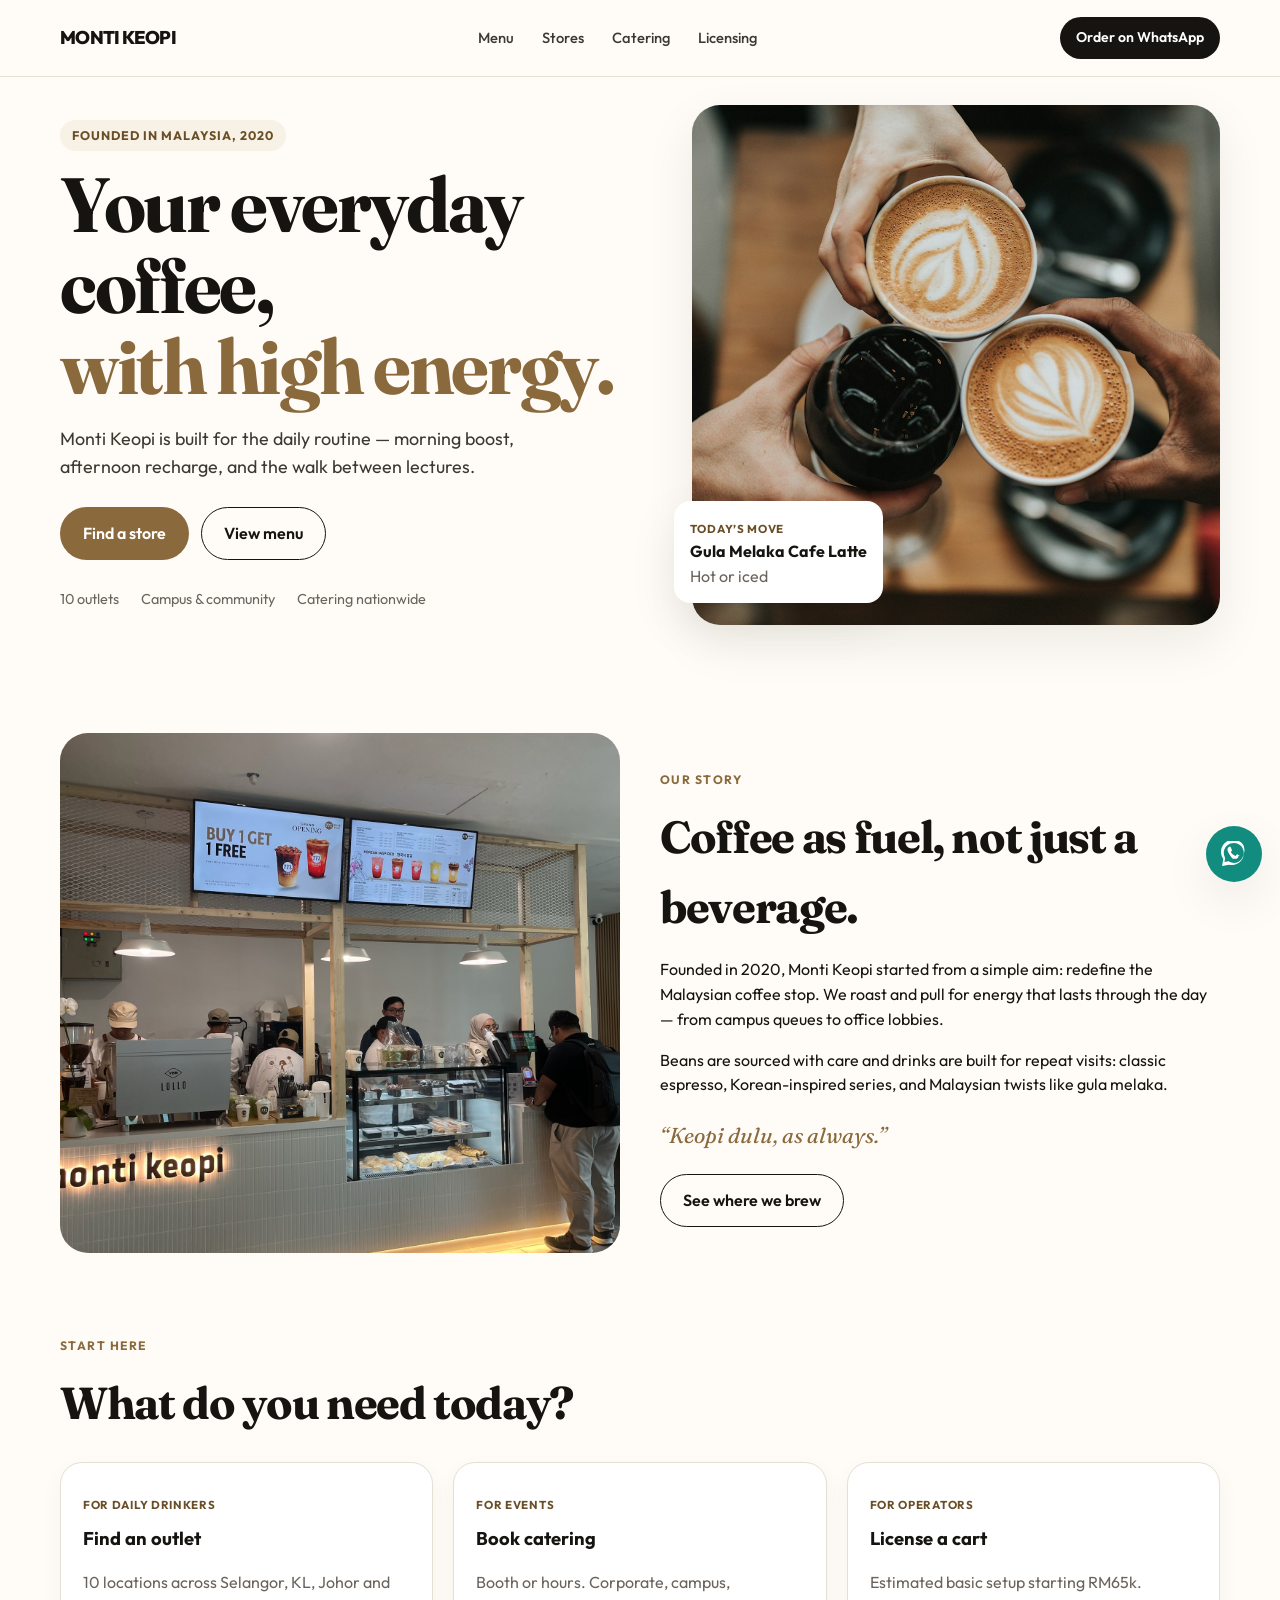
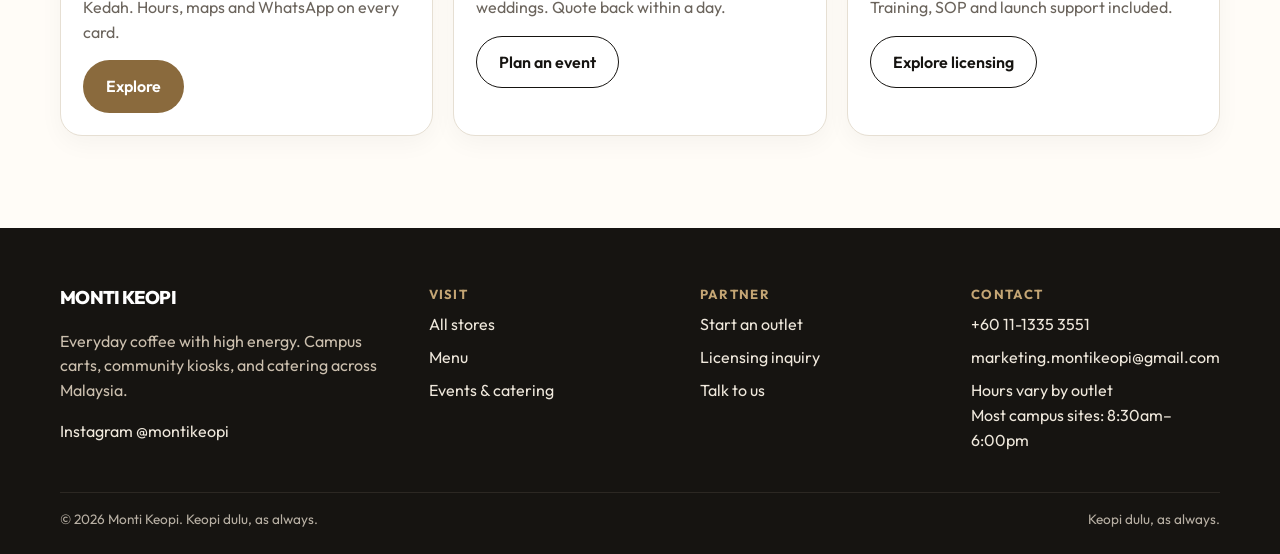
<file: index.html>
<!DOCTYPE html>
<html lang="en">
<head>
  <meta charset="UTF-8">
  <meta name="viewport" content="width=device-width, initial-scale=1">
  <title>Monti Keopi | Everyday coffee with high energy</title>
  <meta name="description" content="Monti Keopi is a Malaysian coffee brand for campus and community stops. Find stores, browse the menu, book catering, or start your own outlet.">
  <link rel="preconnect" href="https://fonts.googleapis.com">
  <link rel="preconnect" href="https://fonts.gstatic.com" crossorigin>
  <link href="https://fonts.googleapis.com/css2?family=Fraunces:opsz,wght@9..144,600;9..144,700&family=Outfit:wght@400;500;600;700;800&display=swap" rel="stylesheet">
  <link rel="icon" href="favicon.svg" type="image/svg+xml">
  <link rel="stylesheet" href="css/styles.css">
</head>
<body>
  <a class="skip" href="#main">Skip to content</a>
  <header class="site-header" id="site-header"></header>

  <main id="main">
    <section class="wrap hero" style="padding-top:28px">
      <div>
        <span class="eyebrow">Founded in Malaysia, 2020</span>
        <h1>Your everyday coffee,<br><span class="accent">with high energy.</span></h1>
        <p class="lede">Monti Keopi is built for the daily routine — morning boost, afternoon recharge, and the walk between lectures.</p>
        <div class="hero-actions">
          <a class="btn btn-primary" href="stores.html">Find a store</a>
          <a class="btn btn-ghost" href="menu.html">View menu</a>
        </div>
        <div class="hero-meta">
          <span>10 outlets</span>
          <span>Campus & community</span>
          <span>Catering nationwide</span>
        </div>
      </div>
      <div class="hero-visual">
        <img src="images/hero-cups.jpg" width="800" height="533" alt="Three friends toasting latte art cups at a cafe table">
        <div class="float-card">
          <small class="tag">Today’s move</small>
          <b>Gula Melaka Cafe Latte</b>
          <span class="muted">Hot or iced</span>
        </div>
      </div>
    </section>

    <section id="about">
      <div class="wrap grid-2">
        <img class="story-img" src="images/store-tnb.jpg" width="768" height="1024" alt="Monti Keopi counter at TNB Dua Sentral with baristas serving drinks">
        <div>
          <p class="section-kicker">Our story</p>
          <h2>Coffee as fuel, not just a beverage.</h2>
          <p>Founded in 2020, Monti Keopi started from a simple aim: redefine the Malaysian coffee stop. We roast and pull for energy that lasts through the day — from campus queues to office lobbies.</p>
          <p>Beans are sourced with care and drinks are built for repeat visits: classic espresso, Korean-inspired series, and Malaysian twists like gula melaka.</p>
          <p class="quote">“Keopi dulu, as always.”</p>
          <a class="btn btn-ghost" href="stores.html">See where we brew</a>
        </div>
      </div>
    </section>

    <section style="padding-top:0">
      <div class="wrap">
        <p class="section-kicker">Start here</p>
        <h2>What do you need today?</h2>
        <div class="grid-3" style="margin-top:24px">
          <article class="card">
            <p class="tag">For daily drinkers</p>
            <h3>Find an outlet</h3>
            <p class="muted">10 locations across Selangor, KL, Johor and Kedah. Hours, maps and WhatsApp on every card.</p>
            <a class="btn btn-primary" href="stores.html">Explore</a>
          </article>
          <article class="card">
            <p class="tag">For events</p>
            <h3>Book catering</h3>
            <p class="muted">Booth or hours. Corporate, campus, weddings. Quote back within a day.</p>
            <a class="btn btn-ghost" href="catering.html">Plan an event</a>
          </article>
          <article class="card">
            <p class="tag">For operators</p>
            <h3>License a cart</h3>
            <p class="muted">Estimated basic setup starting RM65k. Training, SOP and launch support included.</p>
            <a class="btn btn-ghost" href="licensing.html">Explore licensing</a>
          </article>
        </div>
      </div>
    </section>
  </main>

  <footer class="site-footer" id="site-footer"></footer>
  <a class="wa-float" href="https://wa.me/601113353551" aria-label="Chat on WhatsApp">
    <svg viewBox="0 0 24 24" aria-hidden="true"><path d="M20.5 3.5A11 11 0 0 0 2.1 16.7L1 23l6.5-1.1A11 11 0 0 0 21 12a11 11 0 0 0-.5-8.5zM12 20.2a9.2 9.2 0 0 1-4.7-1.3l-.3-.2-3.8.7.7-3.7-.2-.3A9.2 9.2 0 1 1 12 20.2zm5.3-6.9c-.3-.1-1.7-.8-2-.9s-.5-.1-.7.1-.8.9-1 1.1-.4.2-.7.1a7.5 7.5 0 0 1-2.2-1.4 8.3 8.3 0 0 1-1.5-1.9c-.2-.3 0-.4.1-.6l.5-.6c.1-.2.2-.3.3-.5s0-.4 0-.5-.7-1.7-1-2.3-.5-.5-.7-.5h-.6c-.2 0-.5.1-.8.4s-1 1-1 2.4 1.1 2.8 1.2 3 .2.4 2.1 3.3 2.5 1.6 3 1.8 1.2.1 1.6.1.9-.2 1.1-.5.8-.9 1-1.2.2-.5.1-.6-.3-.2-.6-.3z"/></svg>
  </a>
  <script src="js/main.js"></script>
</body>
</html>
</file>
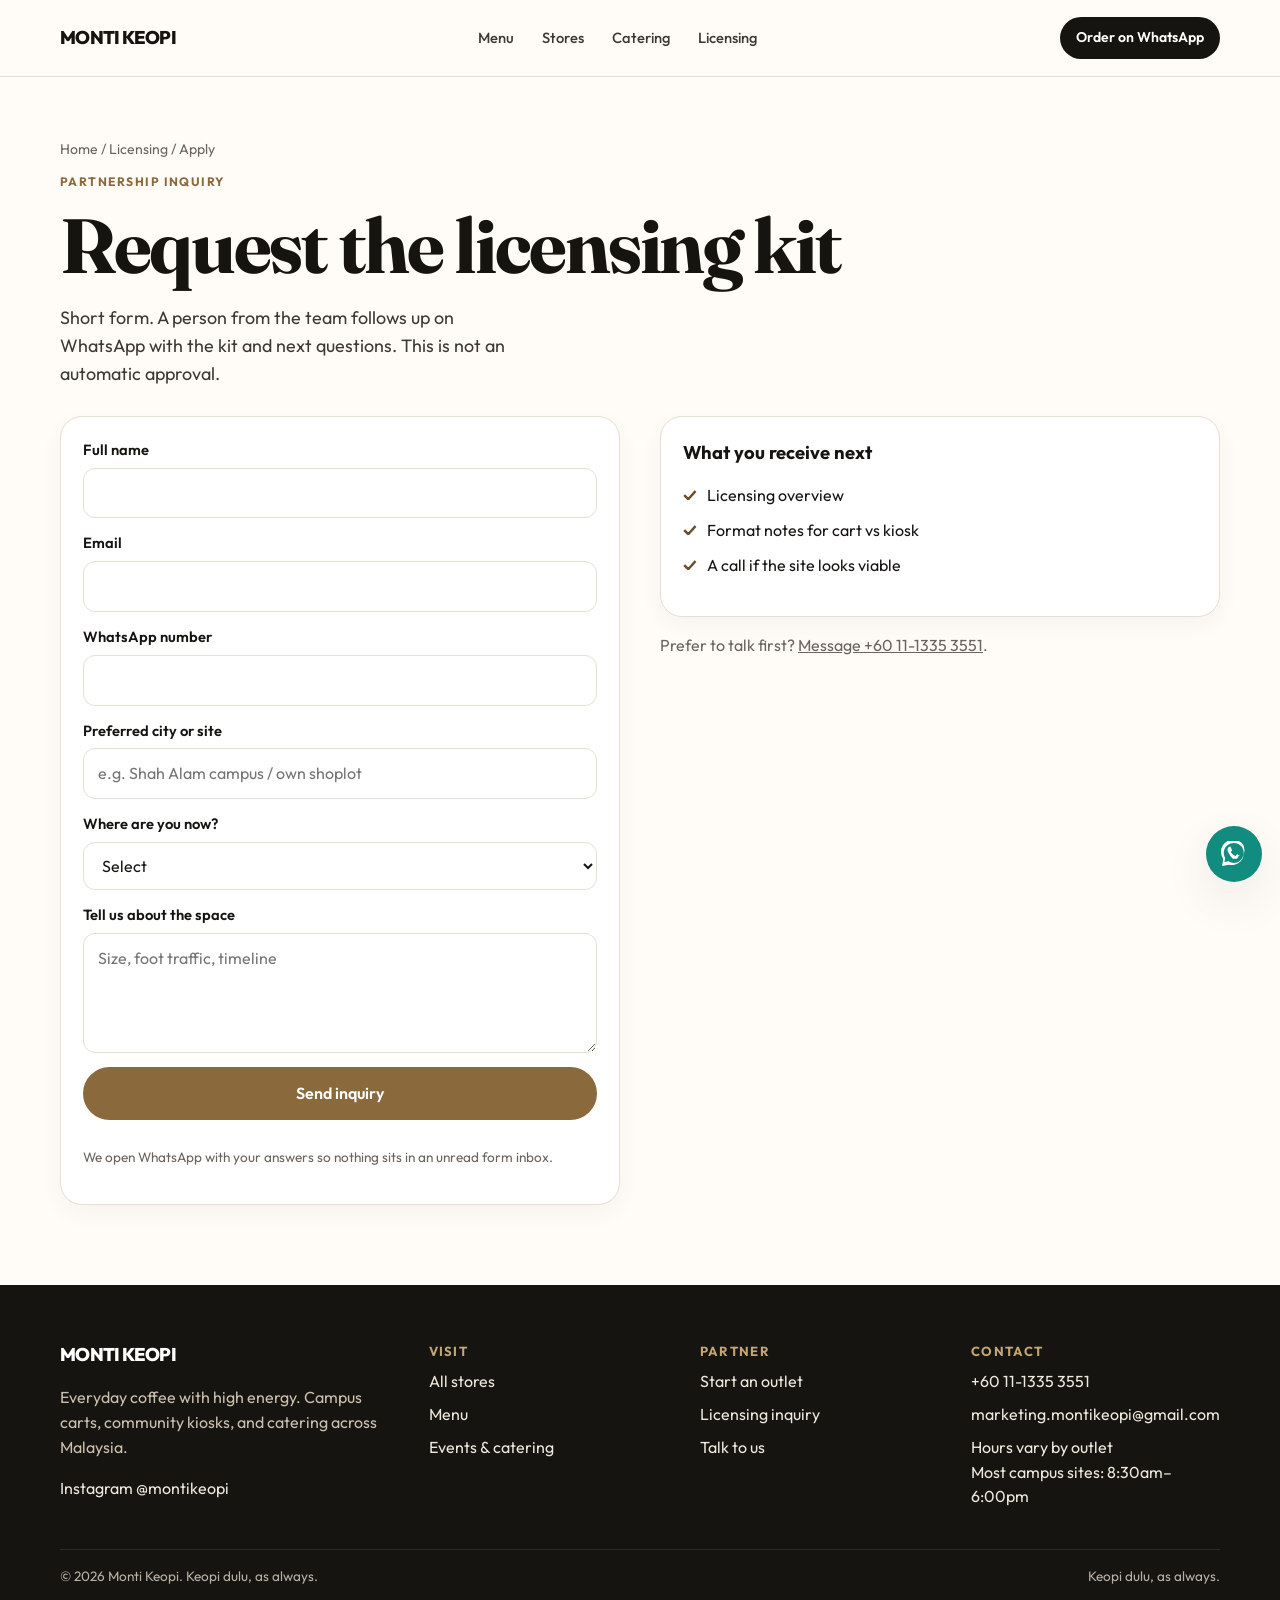
<file: apply.html>
<!DOCTYPE html>
<html lang="en">
<head>
  <meta charset="UTF-8">
  <meta name="viewport" content="width=device-width, initial-scale=1">
  <title>Licensing inquiry | Monti Keopi</title>
  <meta name="description" content="Request the Monti Keopi licensing kit and speak with the partnership team.">
  <link rel="preconnect" href="https://fonts.googleapis.com">
  <link rel="preconnect" href="https://fonts.gstatic.com" crossorigin>
  <link href="https://fonts.googleapis.com/css2?family=Fraunces:opsz,wght@9..144,600;9..144,700&family=Outfit:wght@400;500;600;700;800&display=swap" rel="stylesheet">
  <link rel="icon" href="favicon.svg" type="image/svg+xml">
  <link rel="stylesheet" href="css/styles.css">
</head>
<body>
  <a class="skip" href="#main">Skip to content</a>
  <header class="site-header" id="site-header"></header>
  <main id="main" class="wrap page-hero">
    <p class="crumbs"><a href="index.html">Home</a> / <a href="licensing.html">Licensing</a> / Apply</p>
    <p class="section-kicker">Partnership inquiry</p>
    <h1>Request the licensing kit</h1>
    <p class="lede">Short form. A person from the team follows up on WhatsApp with the kit and next questions. This is not an automatic approval.</p>

    <div class="grid-2" style="margin:28px 0 48px; align-items:start">
      <div class="card">
        <div class="success" role="status"></div>
        <form data-intent="licensing">
          <div class="field">
            <label for="l-name">Full name</label>
            <input id="l-name" name="Name" required autocomplete="name">
          </div>
          <div class="field">
            <label for="l-email">Email</label>
            <input id="l-email" name="Email" type="email" required autocomplete="email">
          </div>
          <div class="field">
            <label for="l-phone">WhatsApp number</label>
            <input id="l-phone" name="WhatsApp" type="tel" required autocomplete="tel">
          </div>
          <div class="field">
            <label for="l-city">Preferred city or site</label>
            <input id="l-city" name="City" required placeholder="e.g. Shah Alam campus / own shoplot">
          </div>
          <div class="field">
            <label for="l-stage">Where are you now?</label>
            <select id="l-stage" name="Stage" required>
              <option value="">Select</option>
              <option>I have a site in mind</option>
              <option>I am ready to talk</option>
              <option>Still exploring</option>
            </select>
          </div>
          <div class="field">
            <label for="l-notes">Tell us about the space</label>
            <textarea id="l-notes" name="Notes" placeholder="Size, foot traffic, timeline"></textarea>
          </div>
          <button class="btn btn-primary" type="submit">Send inquiry</button>
          <p class="help">We open WhatsApp with your answers so nothing sits in an unread form inbox.</p>
        </form>
      </div>
      <aside>
        <article class="card">
          <h3>What you receive next</h3>
          <ul class="check-list">
            <li>Licensing overview</li>
            <li>Format notes for cart vs kiosk</li>
            <li>A call if the site looks viable</li>
          </ul>
        </article>
        <p class="muted" style="margin-top:16px">Prefer to talk first? <a href="https://wa.me/601113353551">Message +60 11-1335 3551</a>.</p>
      </aside>
    </div>
  </main>
  <footer class="site-footer" id="site-footer"></footer>
  <a class="wa-float" href="https://wa.me/601113353551" aria-label="Chat on WhatsApp"><svg viewBox="0 0 24 24" aria-hidden="true"><path d="M20.5 3.5A11 11 0 0 0 2.1 16.7L1 23l6.5-1.1A11 11 0 0 0 21 12a11 11 0 0 0-.5-8.5zM12 20.2a9.2 9.2 0 0 1-4.7-1.3l-.3-.2-3.8.7.7-3.7-.2-.3A9.2 9.2 0 1 1 12 20.2zm5.3-6.9c-.3-.1-1.7-.8-2-.9s-.5-.1-.7.1-.8.9-1 1.1-.4.2-.7.1a7.5 7.5 0 0 1-2.2-1.4 8.3 8.3 0 0 1-1.5-1.9c-.2-.3 0-.4.1-.6l.5-.6c.1-.2.2-.3.3-.5s0-.4 0-.5-.7-1.7-1-2.3-.5-.5-.7-.5h-.6c-.2 0-.5.1-.8.4s-1 1-1 2.4 1.1 2.8 1.2 3 .2.4 2.1 3.3 2.5 1.6 3 1.8 1.2.1 1.6.1.9-.2 1.1-.5.8-.9 1-1.2.2-.5.1-.6-.3-.2-.6-.3z"/></svg></a>
  <script src="js/main.js"></script>
</body>
</html>
</file>
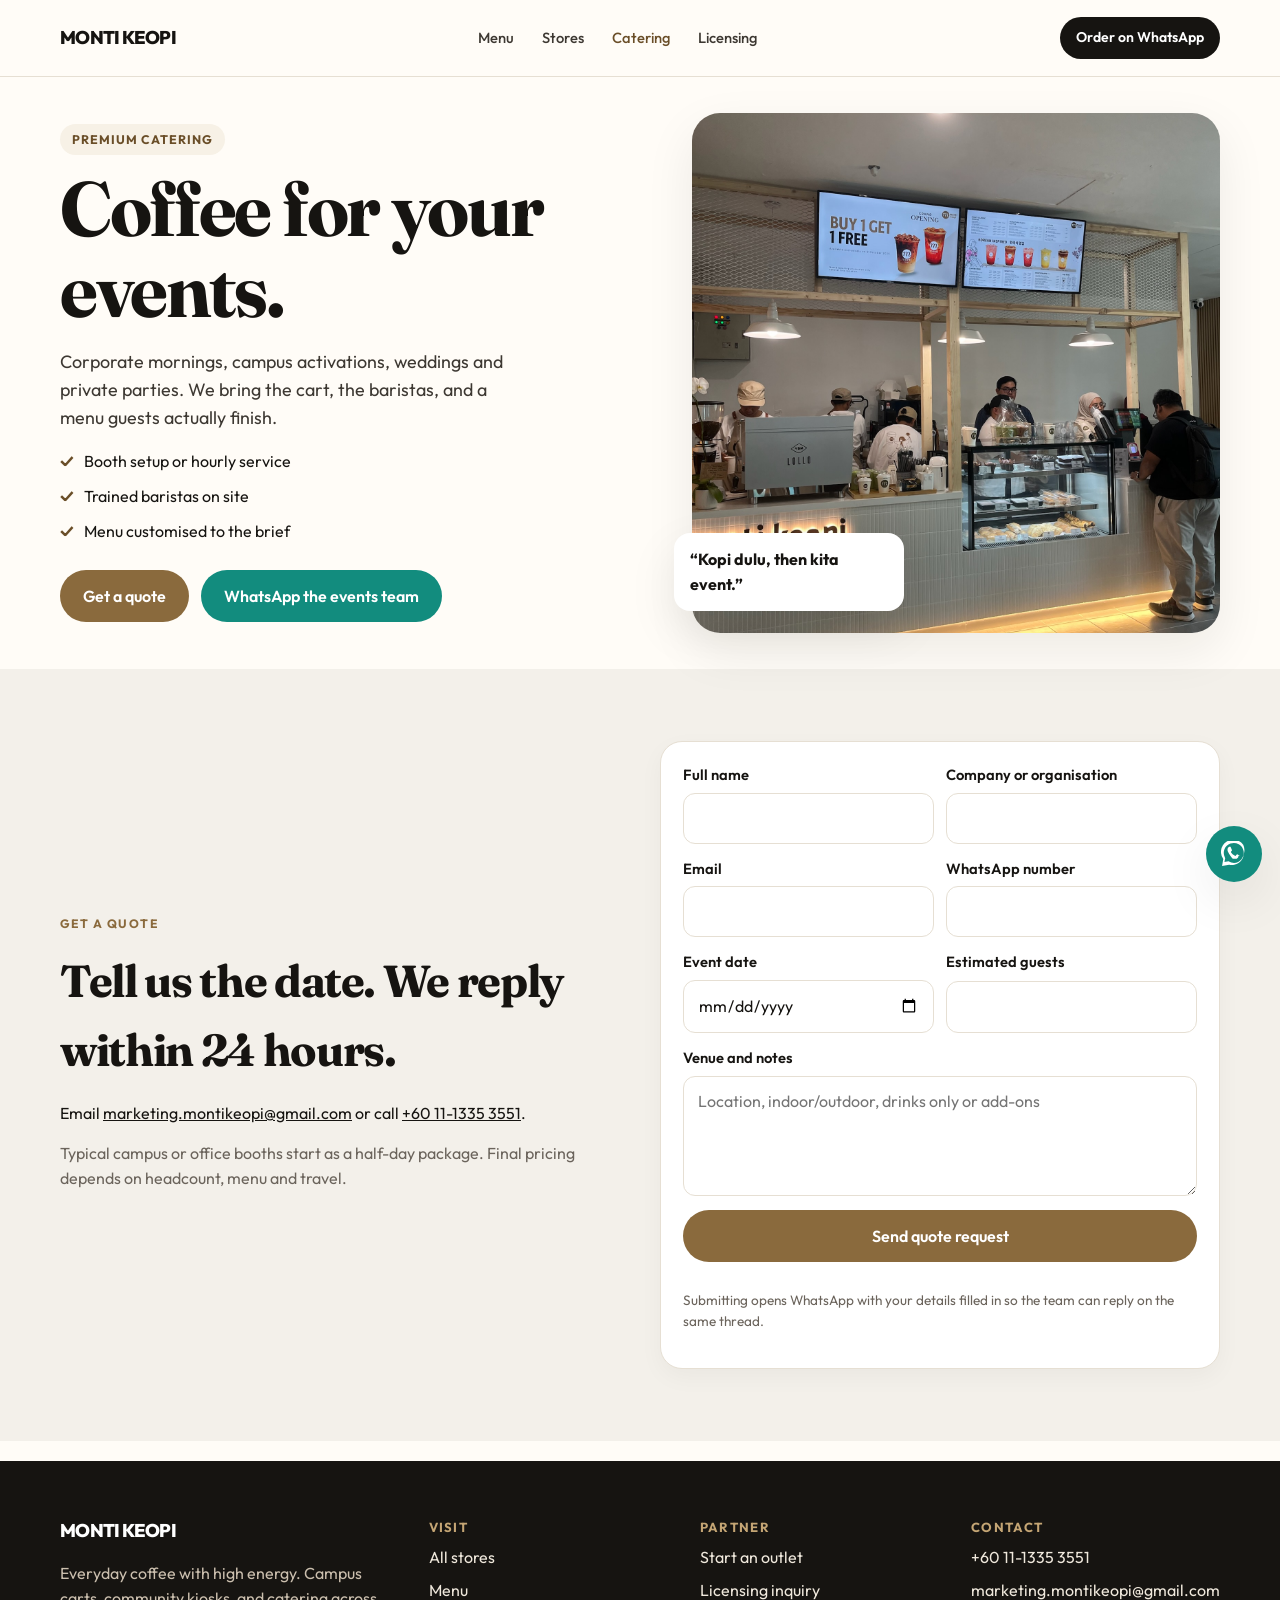
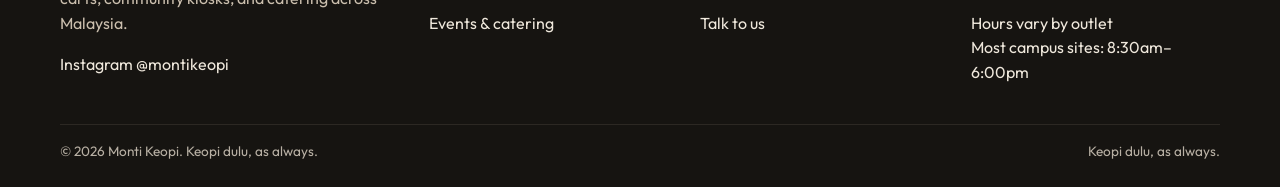
<file: catering.html>
<!DOCTYPE html>
<html lang="en">
<head>
  <meta charset="UTF-8">
  <meta name="viewport" content="width=device-width, initial-scale=1">
  <title>Events & catering | Monti Keopi</title>
  <meta name="description" content="Book Monti Keopi coffee catering for corporate events, campus days, weddings and private parties. Booth or hourly setups.">
  <link rel="preconnect" href="https://fonts.googleapis.com">
  <link rel="preconnect" href="https://fonts.gstatic.com" crossorigin>
  <link href="https://fonts.googleapis.com/css2?family=Fraunces:opsz,wght@9..144,600;9..144,700&family=Outfit:wght@400;500;600;700;800&display=swap" rel="stylesheet">
  <link rel="icon" href="favicon.svg" type="image/svg+xml">
  <link rel="stylesheet" href="css/styles.css">
</head>
<body>
  <a class="skip" href="#main">Skip to content</a>
  <header class="site-header" id="site-header"></header>
  <main id="main">
    <section class="wrap hero" style="padding-top:36px">
      <div>
        <span class="eyebrow">Premium catering</span>
        <h1>Coffee for your events.</h1>
        <p class="lede">Corporate mornings, campus activations, weddings and private parties. We bring the cart, the baristas, and a menu guests actually finish.</p>
        <ul class="check-list">
          <li>Booth setup or hourly service</li>
          <li>Trained baristas on site</li>
          <li>Menu customised to the brief</li>
        </ul>
        <div class="hero-actions">
          <a class="btn btn-primary" href="#quote">Get a quote</a>
          <a class="btn btn-whatsapp" href="https://wa.me/601113353551?text=Hi%20Monti%2C%20I%20need%20catering.">WhatsApp the events team</a>
        </div>
      </div>
      <div class="hero-visual">
        <img src="images/store-tnb.jpg" alt="Monti Keopi service counter ready for guests">
        <div class="float-card">
          <b>“Kopi dulu, then kita event.”</b>
        </div>
      </div>
    </section>

    <section id="quote" style="background:var(--mist)">
      <div class="wrap grid-2">
        <div>
          <p class="section-kicker">Get a quote</p>
          <h2>Tell us the date. We reply within 24 hours.</h2>
          <p>Email <a href="mailto:marketing.montikeopi@gmail.com">marketing.montikeopi@gmail.com</a> or call <a href="tel:+601113353551">+60 11-1335 3551</a>.</p>
          <p class="muted">Typical campus or office booths start as a half-day package. Final pricing depends on headcount, menu and travel.</p>
        </div>
        <div class="card">
          <div class="success" role="status"></div>
          <form data-intent="catering">
            <div class="form-row">
              <div class="field">
                <label for="c-name">Full name</label>
                <input id="c-name" name="Name" required autocomplete="name">
              </div>
              <div class="field">
                <label for="c-org">Company or organisation</label>
                <input id="c-org" name="Organisation" required>
              </div>
            </div>
            <div class="form-row">
              <div class="field">
                <label for="c-email">Email</label>
                <input id="c-email" name="Email" type="email" required autocomplete="email">
              </div>
              <div class="field">
                <label for="c-phone">WhatsApp number</label>
                <input id="c-phone" name="WhatsApp" type="tel" required autocomplete="tel">
              </div>
            </div>
            <div class="form-row">
              <div class="field">
                <label for="c-date">Event date</label>
                <input id="c-date" name="Event date" type="date" required>
              </div>
              <div class="field">
                <label for="c-pax">Estimated guests</label>
                <input id="c-pax" name="Guests" type="number" min="10" required>
              </div>
            </div>
            <div class="field">
              <label for="c-notes">Venue and notes</label>
              <textarea id="c-notes" name="Notes" placeholder="Location, indoor/outdoor, drinks only or add-ons"></textarea>
            </div>
            <button class="btn btn-primary" type="submit">Send quote request</button>
            <p class="help">Submitting opens WhatsApp with your details filled in so the team can reply on the same thread.</p>
          </form>
        </div>
      </div>
    </section>
  </main>
  <footer class="site-footer" id="site-footer"></footer>
  <a class="wa-float" href="https://wa.me/601113353551" aria-label="Chat on WhatsApp"><svg viewBox="0 0 24 24" aria-hidden="true"><path d="M20.5 3.5A11 11 0 0 0 2.1 16.7L1 23l6.5-1.1A11 11 0 0 0 21 12a11 11 0 0 0-.5-8.5zM12 20.2a9.2 9.2 0 0 1-4.7-1.3l-.3-.2-3.8.7.7-3.7-.2-.3A9.2 9.2 0 1 1 12 20.2zm5.3-6.9c-.3-.1-1.7-.8-2-.9s-.5-.1-.7.1-.8.9-1 1.1-.4.2-.7.1a7.5 7.5 0 0 1-2.2-1.4 8.3 8.3 0 0 1-1.5-1.9c-.2-.3 0-.4.1-.6l.5-.6c.1-.2.2-.3.3-.5s0-.4 0-.5-.7-1.7-1-2.3-.5-.5-.7-.5h-.6c-.2 0-.5.1-.8.4s-1 1-1 2.4 1.1 2.8 1.2 3 .2.4 2.1 3.3 2.5 1.6 3 1.8 1.2.1 1.6.1.9-.2 1.1-.5.8-.9 1-1.2.2-.5.1-.6-.3-.2-.6-.3z"/></svg></a>
  <script src="js/main.js"></script>
</body>
</html>
</file>
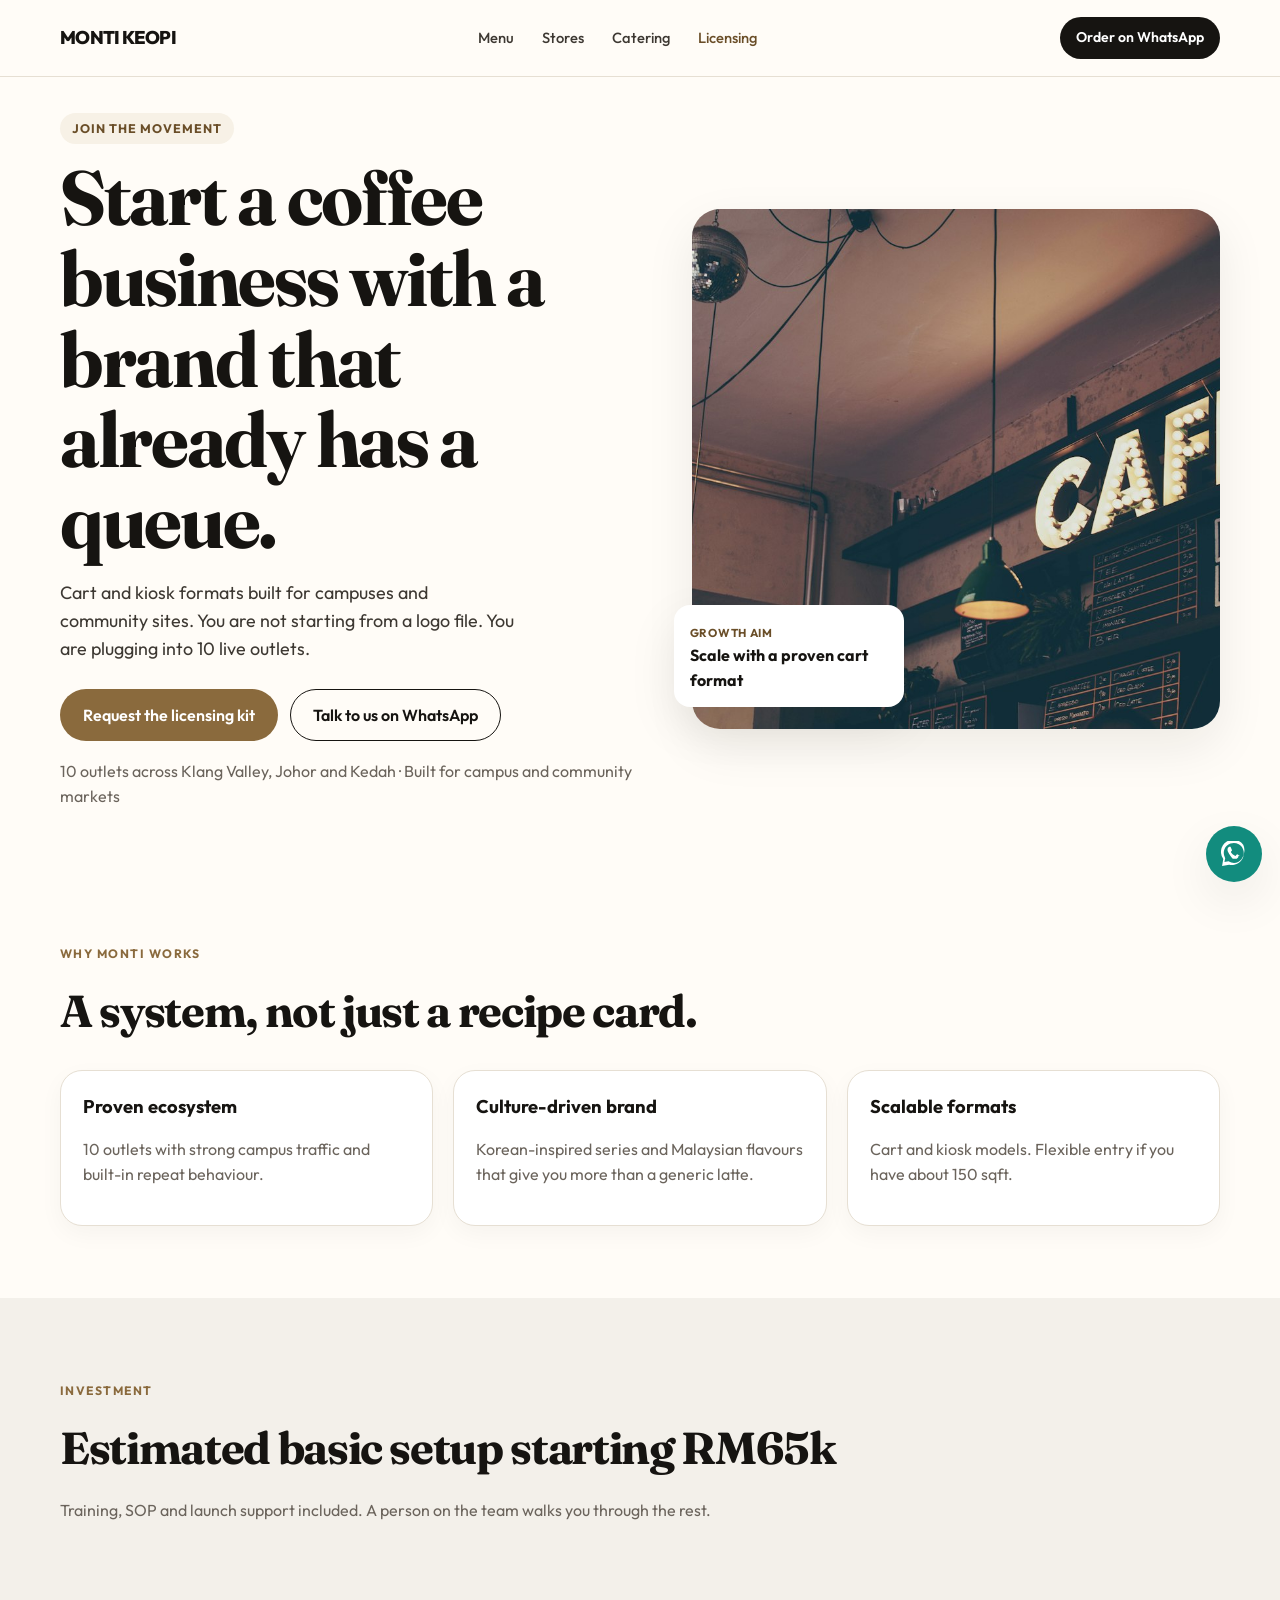
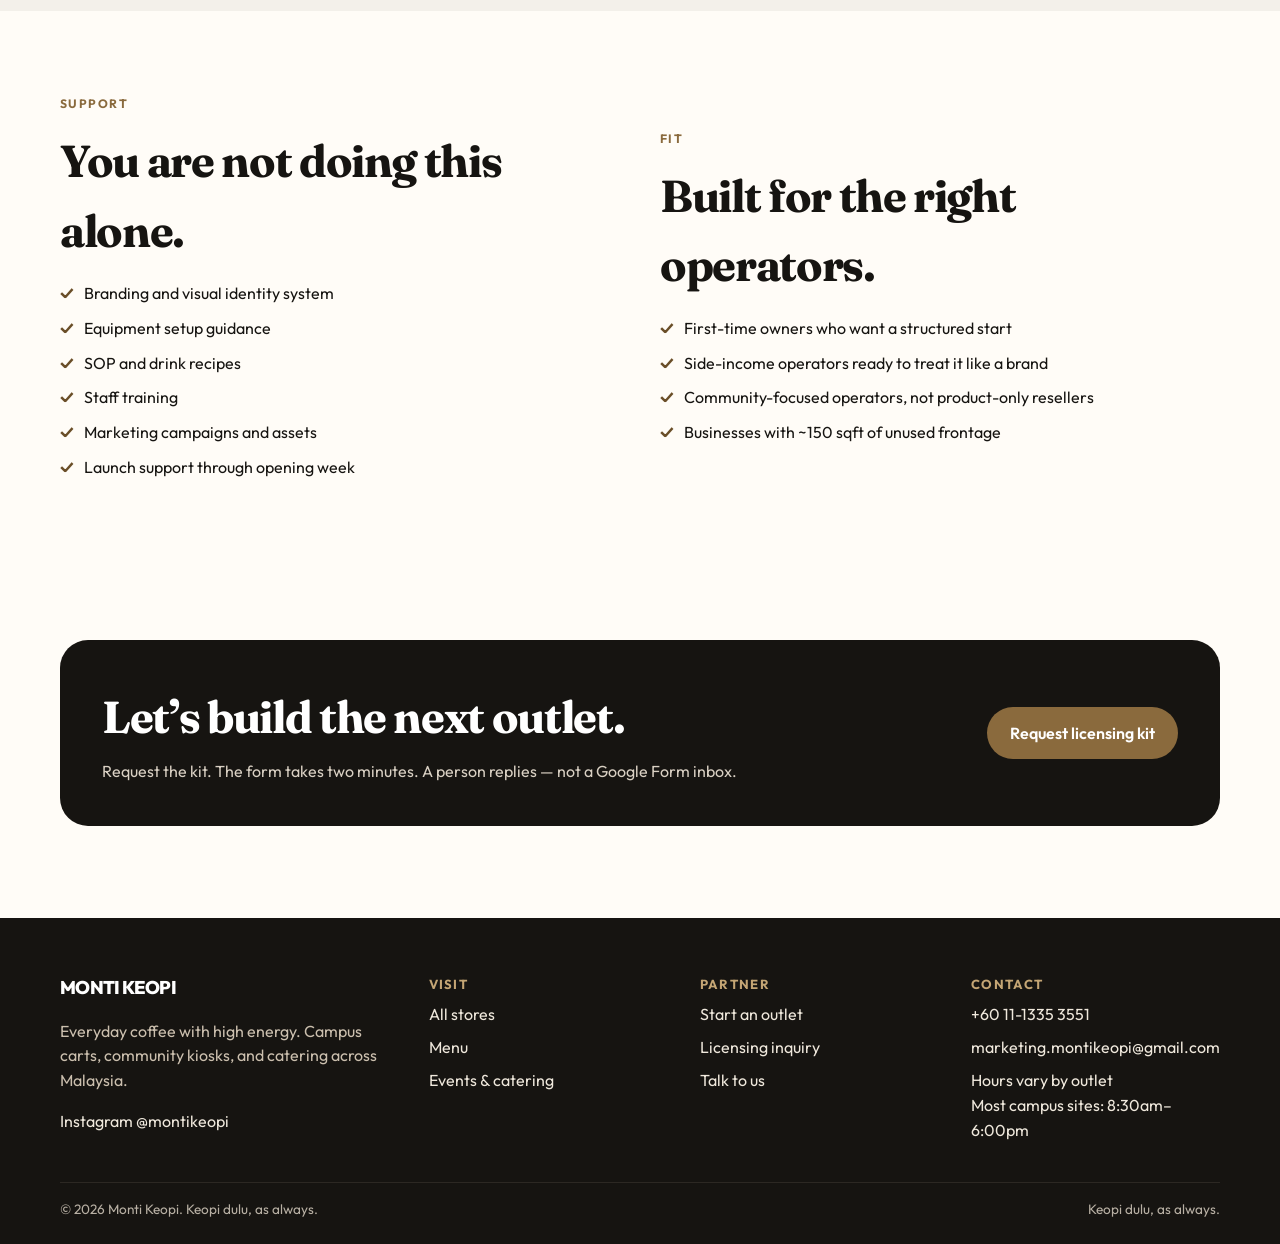
<file: licensing.html>
<!DOCTYPE html>
<html lang="en">
<head>
  <meta charset="UTF-8">
  <meta name="viewport" content="width=device-width, initial-scale=1">
  <title>Licensing | Monti Keopi</title>
  <meta name="description" content="Start a Monti Keopi outlet. Estimated basic setup starting RM65k, with training and launch support.">
  <link rel="preconnect" href="https://fonts.googleapis.com">
  <link rel="preconnect" href="https://fonts.gstatic.com" crossorigin>
  <link href="https://fonts.googleapis.com/css2?family=Fraunces:opsz,wght@9..144,600;9..144,700&family=Outfit:wght@400;500;600;700;800&display=swap" rel="stylesheet">
  <link rel="icon" href="favicon.svg" type="image/svg+xml">
  <link rel="stylesheet" href="css/styles.css">
</head>
<body>
  <a class="skip" href="#main">Skip to content</a>
  <header class="site-header" id="site-header"></header>
  <main id="main">
    <section class="wrap hero" style="padding-top:36px">
      <div>
        <span class="eyebrow">Join the movement</span>
        <h1>Start a coffee business with a brand that already has a queue.</h1>
        <p class="lede">Cart and kiosk formats built for campuses and community sites. You are not starting from a logo file. You are plugging into 10 live outlets.</p>
        <div class="hero-actions">
          <a class="btn btn-primary" href="apply.html">Request the licensing kit</a>
          <a class="btn btn-ghost" href="https://wa.me/601113353551?text=Hi%20Monti%2C%20I%20want%20to%20talk%20about%20licensing.">Talk to us on WhatsApp</a>
        </div>
        <p class="muted" style="margin-top:18px">10 outlets across Klang Valley, Johor and Kedah · Built for campus and community markets</p>
      </div>
      <div class="hero-visual">
        <img src="images/cafe-interior.jpg" alt="Cafe seating and service counter">
        <div class="float-card">
          <small class="tag">Growth aim</small>
          <b>Scale with a proven cart format</b>
        </div>
      </div>
    </section>

    <section>
      <div class="wrap">
        <p class="section-kicker">Why Monti works</p>
        <h2>A system, not just a recipe card.</h2>
        <div class="grid-3" style="margin-top:24px">
          <article class="card"><h3>Proven ecosystem</h3><p class="muted">10 outlets with strong campus traffic and built-in repeat behaviour.</p></article>
          <article class="card"><h3>Culture-driven brand</h3><p class="muted">Korean-inspired series and Malaysian flavours that give you more than a generic latte.</p></article>
          <article class="card"><h3>Scalable formats</h3><p class="muted">Cart and kiosk models. Flexible entry if you have about 150 sqft.</p></article>
        </div>
      </div>
    </section>

    <section style="background:var(--mist)">
      <div class="wrap">
        <p class="section-kicker">Investment</p>
        <h2>Estimated basic setup starting RM65k</h2>
        <p class="muted">Training, SOP and launch support included. A person on the team walks you through the rest.</p>
      </div>
    </section>

    <section>
      <div class="wrap grid-2">
        <div>
          <p class="section-kicker">Support</p>
          <h2>You are not doing this alone.</h2>
          <ul class="check-list">
            <li>Branding and visual identity system</li>
            <li>Equipment setup guidance</li>
            <li>SOP and drink recipes</li>
            <li>Staff training</li>
            <li>Marketing campaigns and assets</li>
            <li>Launch support through opening week</li>
          </ul>
        </div>
        <div>
          <p class="section-kicker">Fit</p>
          <h2>Built for the right operators.</h2>
          <ul class="check-list">
            <li>First-time owners who want a structured start</li>
            <li>Side-income operators ready to treat it like a brand</li>
            <li>Community-focused operators, not product-only resellers</li>
            <li>Businesses with ~150 sqft of unused frontage</li>
          </ul>
        </div>
      </div>
    </section>

    <section>
      <div class="wrap">
        <div class="cta-band">
          <div>
            <h2>Let’s build the next outlet.</h2>
            <p>Request the kit. The form takes two minutes. A person replies — not a Google Form inbox.</p>
          </div>
          <a class="btn btn-primary" href="apply.html">Request licensing kit</a>
        </div>
      </div>
    </section>
  </main>
  <footer class="site-footer" id="site-footer"></footer>
  <a class="wa-float" href="https://wa.me/601113353551" aria-label="Chat on WhatsApp"><svg viewBox="0 0 24 24" aria-hidden="true"><path d="M20.5 3.5A11 11 0 0 0 2.1 16.7L1 23l6.5-1.1A11 11 0 0 0 21 12a11 11 0 0 0-.5-8.5zM12 20.2a9.2 9.2 0 0 1-4.7-1.3l-.3-.2-3.8.7.7-3.7-.2-.3A9.2 9.2 0 1 1 12 20.2zm5.3-6.9c-.3-.1-1.7-.8-2-.9s-.5-.1-.7.1-.8.9-1 1.1-.4.2-.7.1a7.5 7.5 0 0 1-2.2-1.4 8.3 8.3 0 0 1-1.5-1.9c-.2-.3 0-.4.1-.6l.5-.6c.1-.2.2-.3.3-.5s0-.4 0-.5-.7-1.7-1-2.3-.5-.5-.7-.5h-.6c-.2 0-.5.1-.8.4s-1 1-1 2.4 1.1 2.8 1.2 3 .2.4 2.1 3.3 2.5 1.6 3 1.8 1.2.1 1.6.1.9-.2 1.1-.5.8-.9 1-1.2.2-.5.1-.6-.3-.2-.6-.3z"/></svg></a>
  <script src="js/main.js"></script>
</body>
</html>
</file>
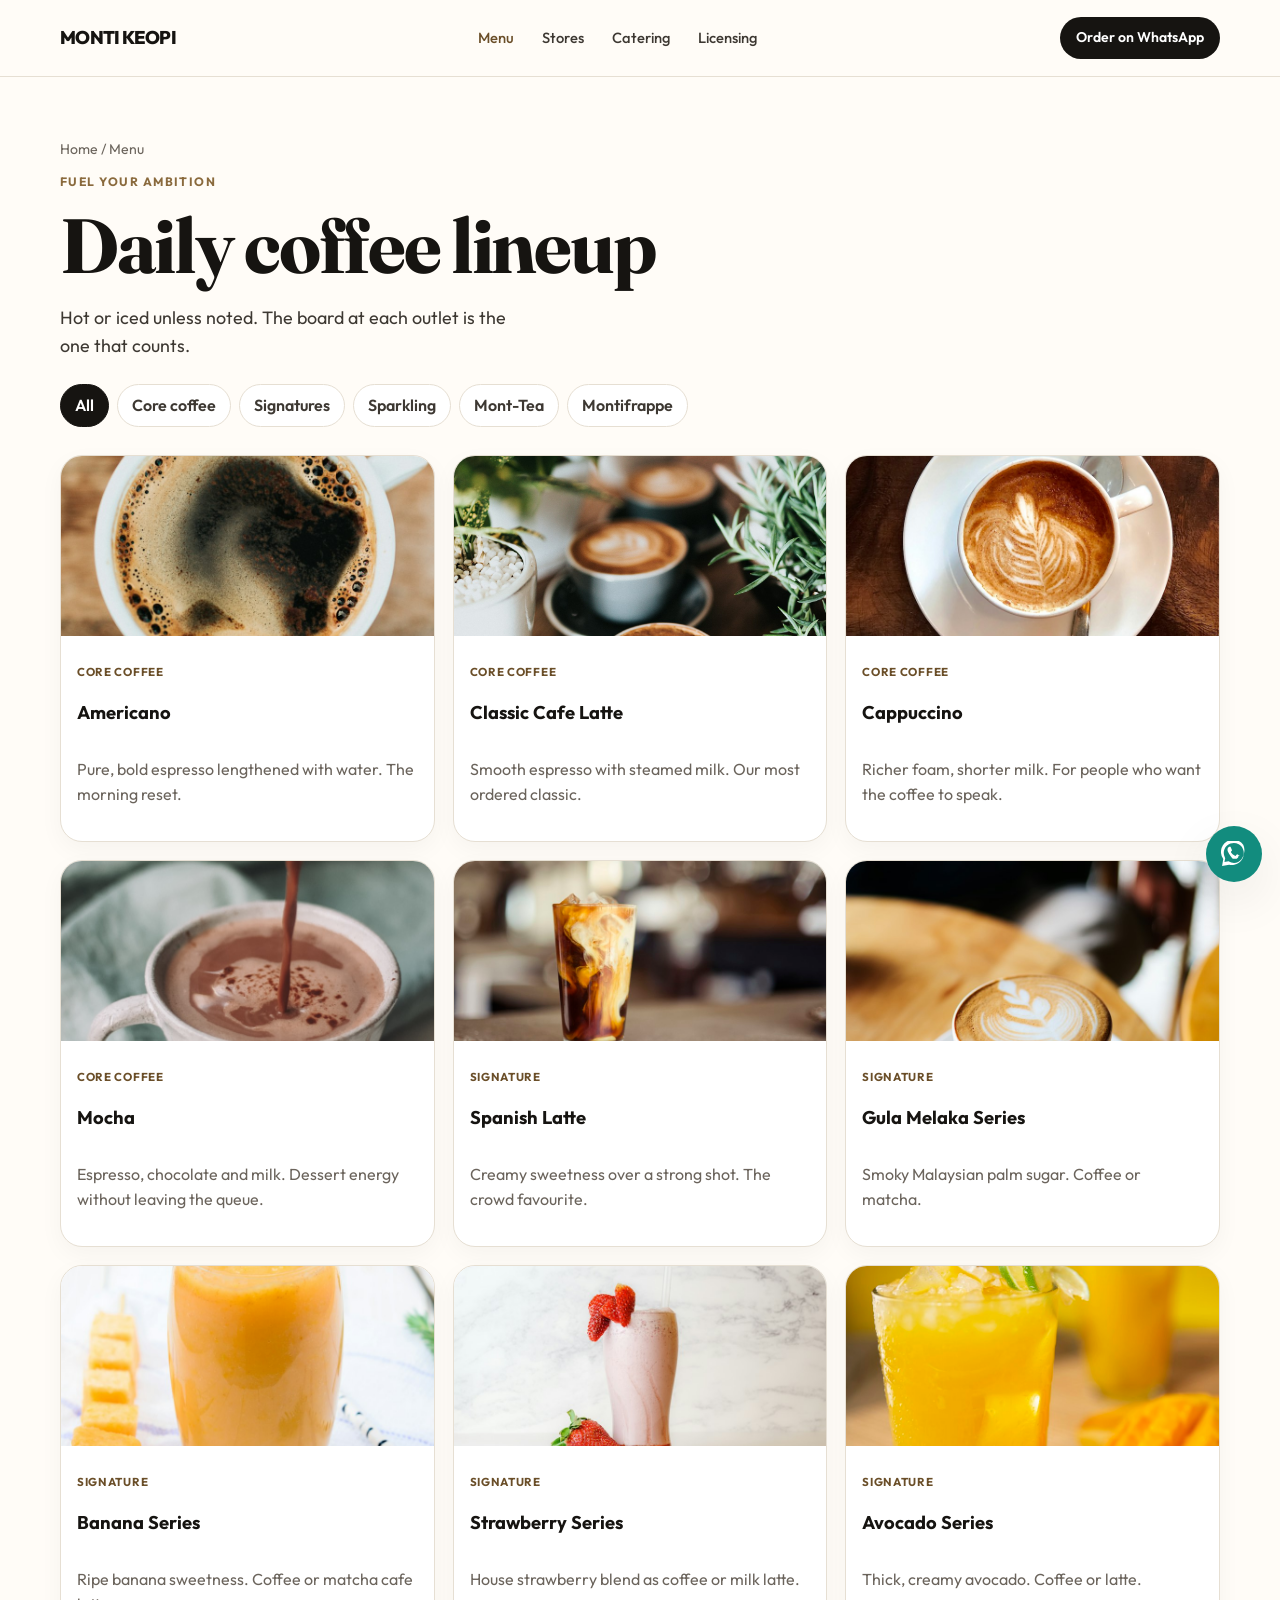
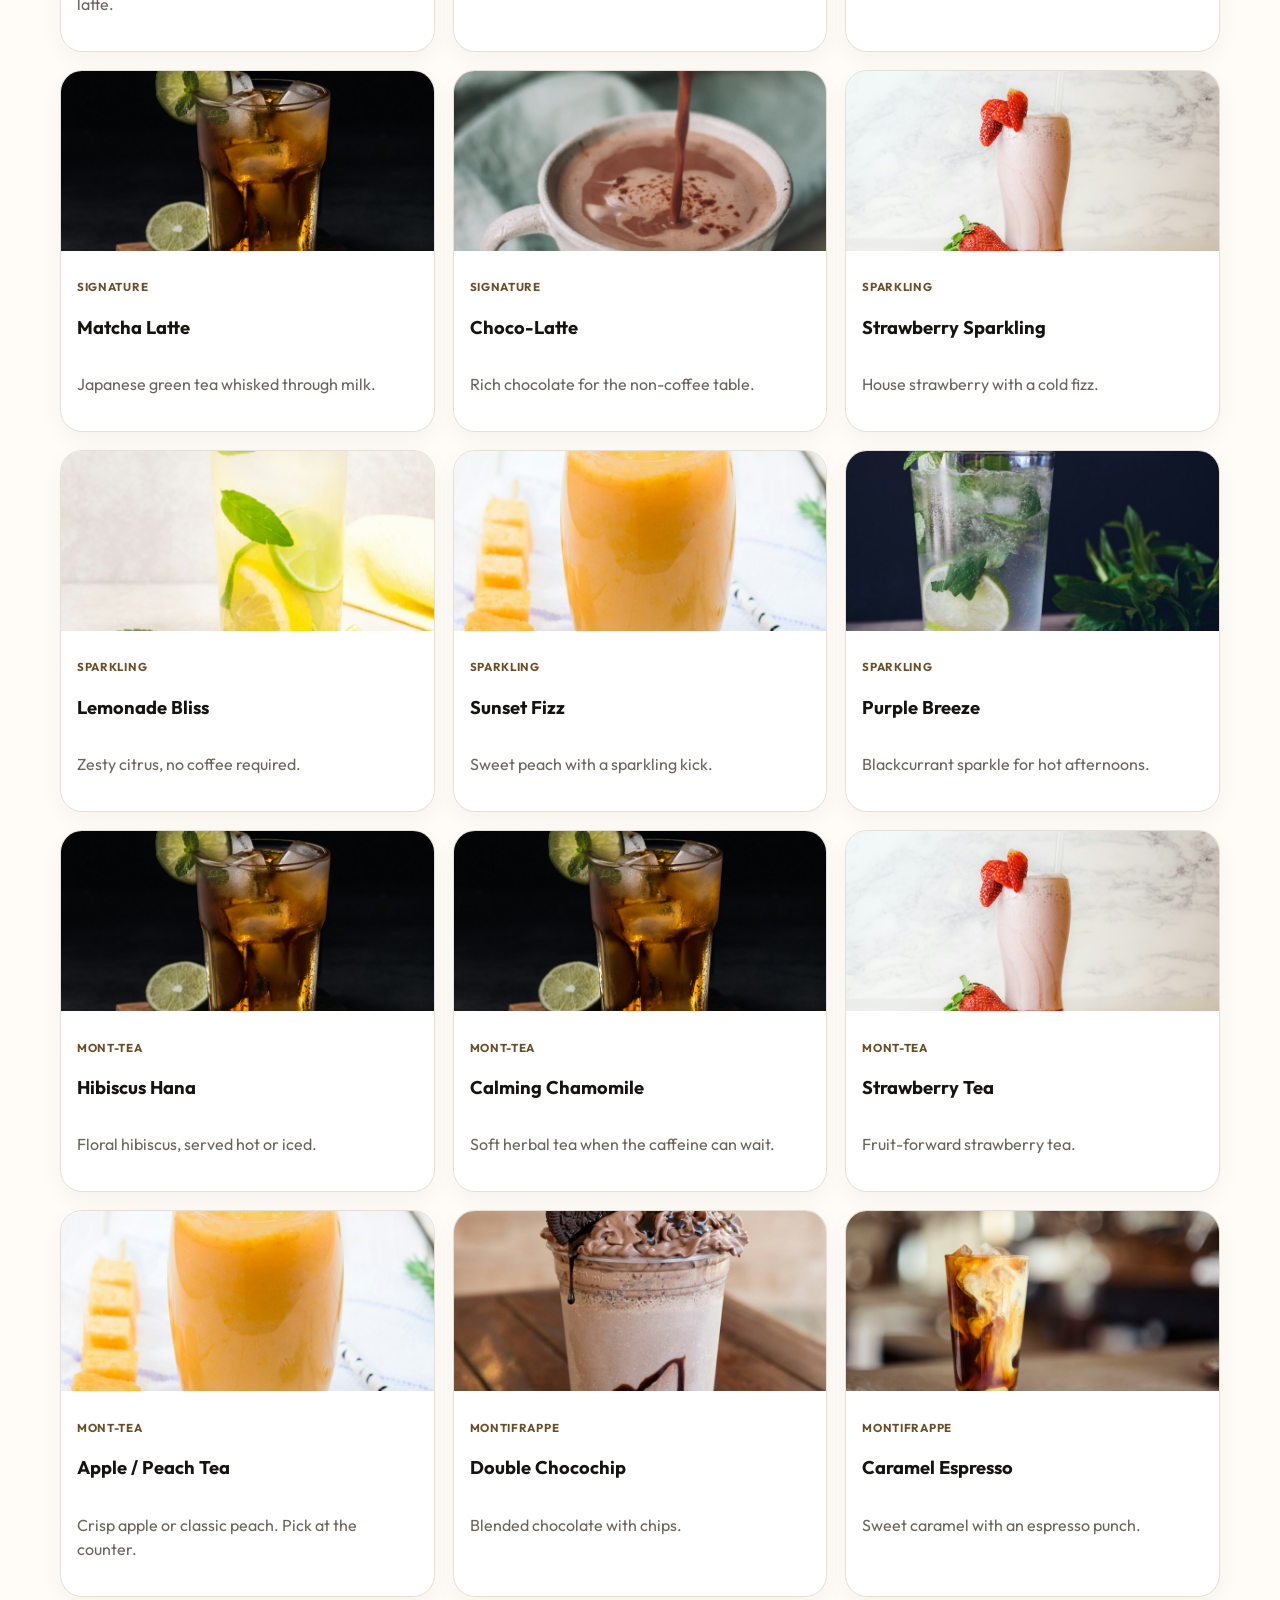
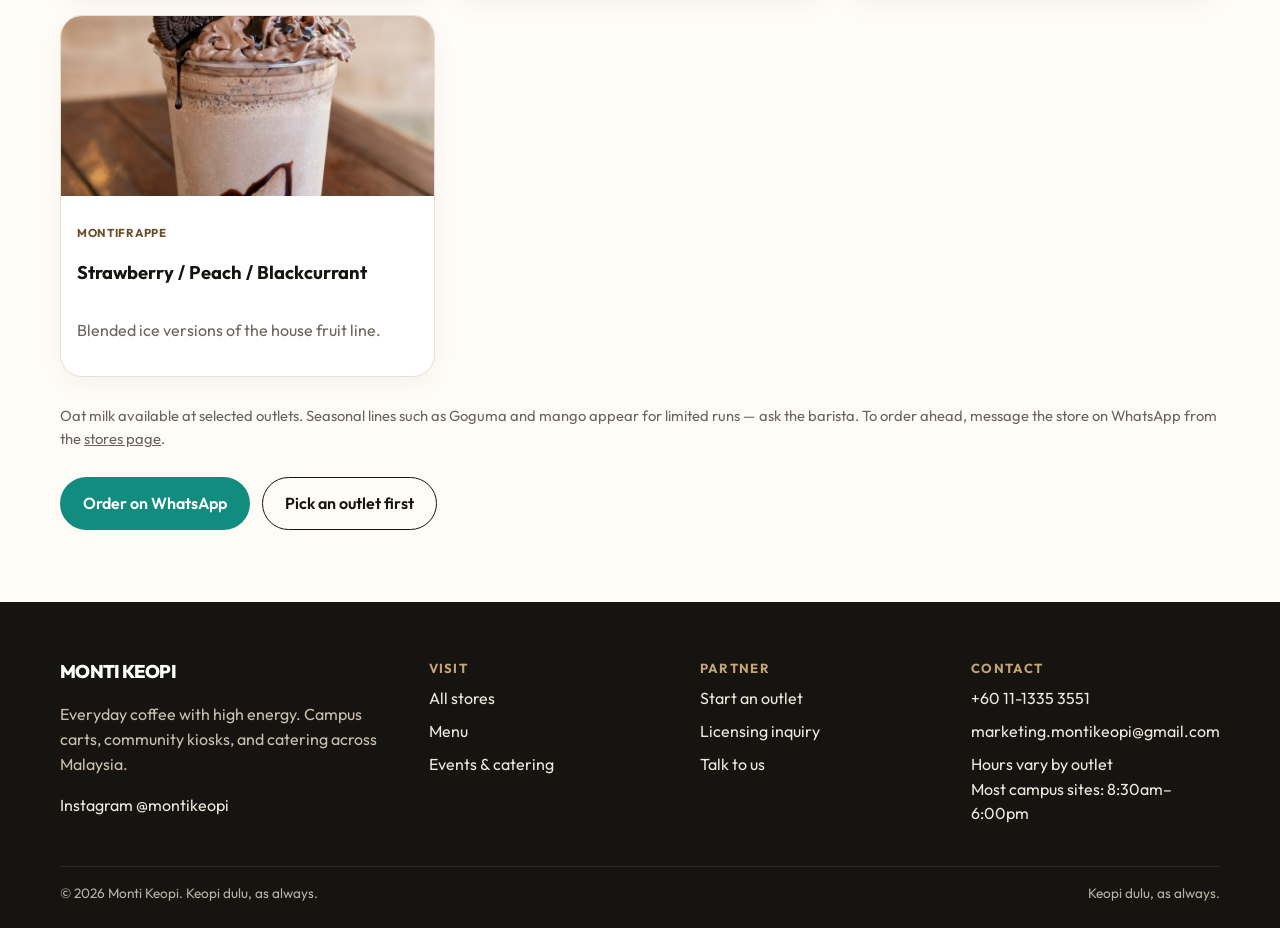
<file: menu.html>
<!DOCTYPE html>
<html lang="en">
<head>
  <meta charset="UTF-8">
  <meta name="viewport" content="width=device-width, initial-scale=1">
  <title>Menu | Monti Keopi</title>
  <meta name="description" content="Monti Keopi drinks: classic coffee, signature series, sparkling, tea and frappe.">
  <link rel="preconnect" href="https://fonts.googleapis.com">
  <link rel="preconnect" href="https://fonts.gstatic.com" crossorigin>
  <link href="https://fonts.googleapis.com/css2?family=Fraunces:opsz,wght@9..144,600;9..144,700&family=Outfit:wght@400;500;600;700;800&display=swap" rel="stylesheet">
  <link rel="icon" href="favicon.svg" type="image/svg+xml">
  <link rel="stylesheet" href="css/styles.css">
</head>
<body>
  <a class="skip" href="#main">Skip to content</a>
  <header class="site-header" id="site-header"></header>
  <main id="main" class="wrap page-hero">
    <p class="crumbs"><a href="index.html">Home</a> / Menu</p>
    <p class="section-kicker">Fuel your ambition</p>
    <h1>Daily coffee lineup</h1>
    <p class="lede">Hot or iced unless noted. The board at each outlet is the one that counts.</p>

    <div class="filters" role="tablist" aria-label="Menu categories">
      <button class="chip active" type="button" data-filter="all">All</button>
      <button class="chip" type="button" data-filter="coffee">Core coffee</button>
      <button class="chip" type="button" data-filter="signature">Signatures</button>
      <button class="chip" type="button" data-filter="sparkling">Sparkling</button>
      <button class="chip" type="button" data-filter="tea">Mont-Tea</button>
      <button class="chip" type="button" data-filter="frappe">Montifrappe</button>
    </div>

    <div class="menu-grid">
      <article class="card menu-card" data-category="coffee">
        <img src="images/americano.jpg" alt="Black americano in a glass">
        <div class="body">
          <p class="tag">Core coffee</p>
          <div class="row"><h3>Americano</h3></div>
          <p class="muted">Pure, bold espresso lengthened with water. The morning reset.</p>
        </div>
      </article>
      <article class="card menu-card" data-category="coffee">
        <img src="images/latte-art.jpg" alt="Cafe latte with latte art">
        <div class="body">
          <p class="tag">Core coffee</p>
          <div class="row"><h3>Classic Cafe Latte</h3></div>
          <p class="muted">Smooth espresso with steamed milk. Our most ordered classic.</p>
        </div>
      </article>
      <article class="card menu-card" data-category="coffee">
        <img src="images/cappuccino.jpg" alt="Cappuccino with foam">
        <div class="body">
          <p class="tag">Core coffee</p>
          <div class="row"><h3>Cappuccino</h3></div>
          <p class="muted">Richer foam, shorter milk. For people who want the coffee to speak.</p>
        </div>
      </article>
      <article class="card menu-card" data-category="coffee">
        <img src="images/chocolate.jpg" alt="Mocha in a cup">
        <div class="body">
          <p class="tag">Core coffee</p>
          <div class="row"><h3>Mocha</h3></div>
          <p class="muted">Espresso, chocolate and milk. Dessert energy without leaving the queue.</p>
        </div>
      </article>
      <article class="card menu-card" data-category="signature">
        <img src="images/spanish-latte.jpg" alt="Iced latte in tall glass">
        <div class="body">
          <p class="tag">Signature</p>
          <div class="row"><h3>Spanish Latte</h3></div>
          <p class="muted">Creamy sweetness over a strong shot. The crowd favourite.</p>
        </div>
      </article>
      <article class="card menu-card" data-category="signature">
        <img src="images/gula-melaka.jpg" alt="Palm sugar coffee drink">
        <div class="body">
          <p class="tag">Signature</p>
          <div class="row"><h3>Gula Melaka Series</h3></div>
          <p class="muted">Smoky Malaysian palm sugar. Coffee or matcha.</p>
        </div>
      </article>
      <article class="card menu-card" data-category="signature">
        <img src="images/peach.jpg" alt="Yellow fruit latte">
        <div class="body">
          <p class="tag">Signature</p>
          <div class="row"><h3>Banana Series</h3></div>
          <p class="muted">Ripe banana sweetness. Coffee or matcha cafe latte.</p>
        </div>
      </article>
      <article class="card menu-card" data-category="signature">
        <img src="images/strawberry.jpg" alt="Strawberry drink">
        <div class="body">
          <p class="tag">Signature</p>
          <div class="row"><h3>Strawberry Series</h3></div>
          <p class="muted">House strawberry blend as coffee or milk latte.</p>
        </div>
      </article>
      <article class="card menu-card" data-category="signature">
        <img src="images/avocado.jpg" alt="Green creamy drink">
        <div class="body">
          <p class="tag">Signature</p>
          <div class="row"><h3>Avocado Series</h3></div>
          <p class="muted">Thick, creamy avocado. Coffee or latte.</p>
        </div>
      </article>
      <article class="card menu-card" data-category="signature">
        <img src="images/tea.jpg" alt="Green tea latte">
        <div class="body">
          <p class="tag">Signature</p>
          <div class="row"><h3>Matcha Latte</h3></div>
          <p class="muted">Japanese green tea whisked through milk.</p>
        </div>
      </article>
      <article class="card menu-card" data-category="signature">
        <img src="images/chocolate.jpg" alt="Hot chocolate latte">
        <div class="body">
          <p class="tag">Signature</p>
          <div class="row"><h3>Choco-Latte</h3></div>
          <p class="muted">Rich chocolate for the non-coffee table.</p>
        </div>
      </article>
      <article class="card menu-card" data-category="sparkling">
        <img src="images/strawberry.jpg" alt="Strawberry sparkling drink">
        <div class="body">
          <p class="tag">Sparkling</p>
          <div class="row"><h3>Strawberry Sparkling</h3></div>
          <p class="muted">House strawberry with a cold fizz.</p>
        </div>
      </article>
      <article class="card menu-card" data-category="sparkling">
        <img src="images/lemonade.jpg" alt="Lemonade in a glass">
        <div class="body">
          <p class="tag">Sparkling</p>
          <div class="row"><h3>Lemonade Bliss</h3></div>
          <p class="muted">Zesty citrus, no coffee required.</p>
        </div>
      </article>
      <article class="card menu-card" data-category="sparkling">
        <img src="images/peach.jpg" alt="Peach sparkling drink">
        <div class="body">
          <p class="tag">Sparkling</p>
          <div class="row"><h3>Sunset Fizz</h3></div>
          <p class="muted">Sweet peach with a sparkling kick.</p>
        </div>
      </article>
      <article class="card menu-card" data-category="sparkling">
        <img src="images/sparkling.jpg" alt="Purple sparkling drink">
        <div class="body">
          <p class="tag">Sparkling</p>
          <div class="row"><h3>Purple Breeze</h3></div>
          <p class="muted">Blackcurrant sparkle for hot afternoons.</p>
        </div>
      </article>
      <article class="card menu-card" data-category="tea">
        <img src="images/tea.jpg" alt="Herbal tea">
        <div class="body">
          <p class="tag">Mont-Tea</p>
          <div class="row"><h3>Hibiscus Hana</h3></div>
          <p class="muted">Floral hibiscus, served hot or iced.</p>
        </div>
      </article>
      <article class="card menu-card" data-category="tea">
        <img src="images/tea.jpg" alt="Chamomile tea">
        <div class="body">
          <p class="tag">Mont-Tea</p>
          <div class="row"><h3>Calming Chamomile</h3></div>
          <p class="muted">Soft herbal tea when the caffeine can wait.</p>
        </div>
      </article>
      <article class="card menu-card" data-category="tea">
        <img src="images/strawberry.jpg" alt="Fruit tea">
        <div class="body">
          <p class="tag">Mont-Tea</p>
          <div class="row"><h3>Strawberry Tea</h3></div>
          <p class="muted">Fruit-forward strawberry tea.</p>
        </div>
      </article>
      <article class="card menu-card" data-category="tea">
        <img src="images/peach.jpg" alt="Apple and peach tea">
        <div class="body">
          <p class="tag">Mont-Tea</p>
          <div class="row"><h3>Apple / Peach Tea</h3></div>
          <p class="muted">Crisp apple or classic peach. Pick at the counter.</p>
        </div>
      </article>
      <article class="card menu-card" data-category="frappe">
        <img src="images/frappe.jpg" alt="Chocolate blended drink">
        <div class="body">
          <p class="tag">Montifrappe</p>
          <div class="row"><h3>Double Chocochip</h3></div>
          <p class="muted">Blended chocolate with chips.</p>
        </div>
      </article>
      <article class="card menu-card" data-category="frappe">
        <img src="images/spanish-latte.jpg" alt="Caramel blended coffee">
        <div class="body">
          <p class="tag">Montifrappe</p>
          <div class="row"><h3>Caramel Espresso</h3></div>
          <p class="muted">Sweet caramel with an espresso punch.</p>
        </div>
      </article>
      <article class="card menu-card" data-category="frappe">
        <img src="images/frappe.jpg" alt="Fruit frappe">
        <div class="body">
          <p class="tag">Montifrappe</p>
          <div class="row"><h3>Strawberry / Peach / Blackcurrant</h3></div>
          <p class="muted">Blended ice versions of the house fruit line.</p>
        </div>
      </article>
    </div>

    <p class="menu-note">Oat milk available at selected outlets. Seasonal lines such as Goguma and mango appear for limited runs — ask the barista. To order ahead, message the store on WhatsApp from the <a href="stores.html">stores page</a>.</p>
    <div class="hero-actions" style="margin-bottom:40px">
      <a class="btn btn-whatsapp" href="https://wa.me/601113353551?text=Hi%20Monti%20Keopi%2C%20I%20want%20to%20order.">Order on WhatsApp</a>
      <a class="btn btn-ghost" href="stores.html">Pick an outlet first</a>
    </div>
  </main>
  <footer class="site-footer" id="site-footer"></footer>
  <a class="wa-float" href="https://wa.me/601113353551" aria-label="Chat on WhatsApp"><svg viewBox="0 0 24 24" aria-hidden="true"><path d="M20.5 3.5A11 11 0 0 0 2.1 16.7L1 23l6.5-1.1A11 11 0 0 0 21 12a11 11 0 0 0-.5-8.5zM12 20.2a9.2 9.2 0 0 1-4.7-1.3l-.3-.2-3.8.7.7-3.7-.2-.3A9.2 9.2 0 1 1 12 20.2zm5.3-6.9c-.3-.1-1.7-.8-2-.9s-.5-.1-.7.1-.8.9-1 1.1-.4.2-.7.1a7.5 7.5 0 0 1-2.2-1.4 8.3 8.3 0 0 1-1.5-1.9c-.2-.3 0-.4.1-.6l.5-.6c.1-.2.2-.3.3-.5s0-.4 0-.5-.7-1.7-1-2.3-.5-.5-.7-.5h-.6c-.2 0-.5.1-.8.4s-1 1-1 2.4 1.1 2.8 1.2 3 .2.4 2.1 3.3 2.5 1.6 3 1.8 1.2.1 1.6.1.9-.2 1.1-.5.8-.9 1-1.2.2-.5.1-.6-.3-.2-.6-.3z"/></svg></a>
  <script src="js/main.js"></script>
</body>
</html>
</file>
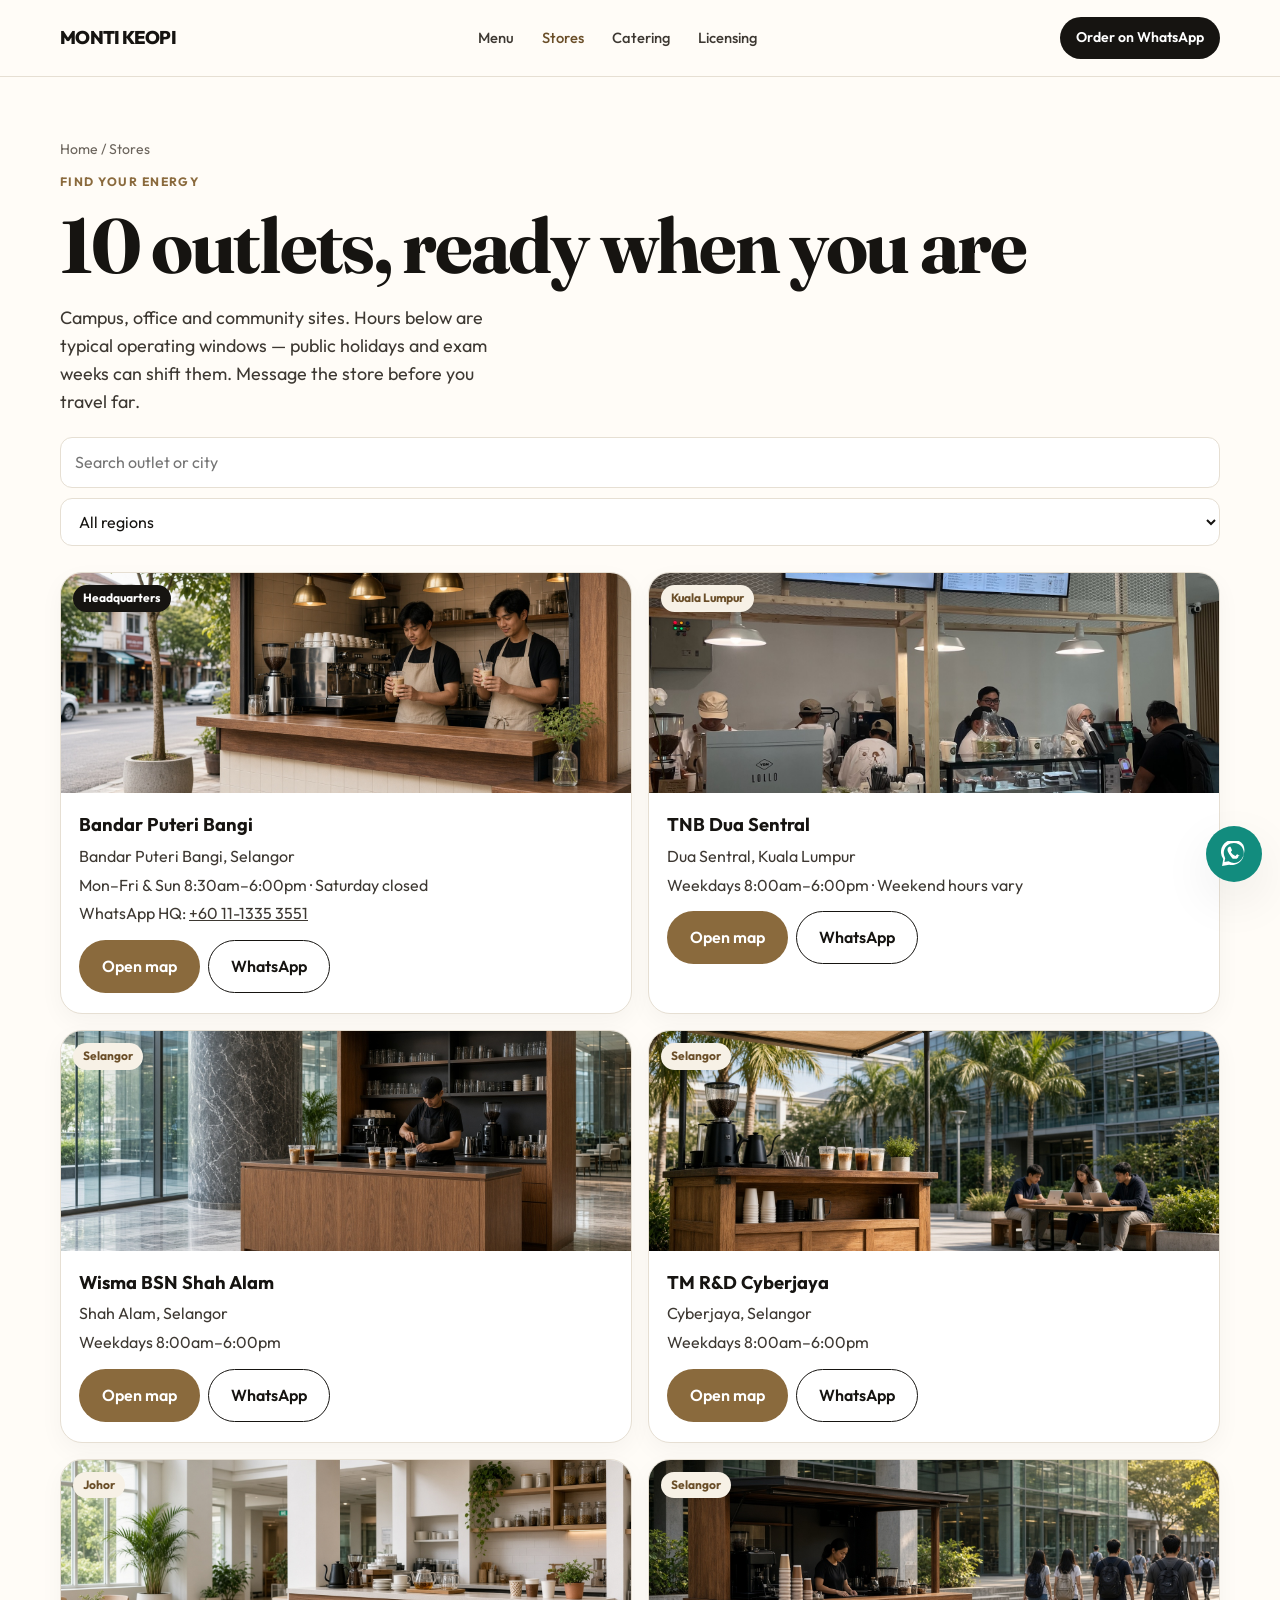
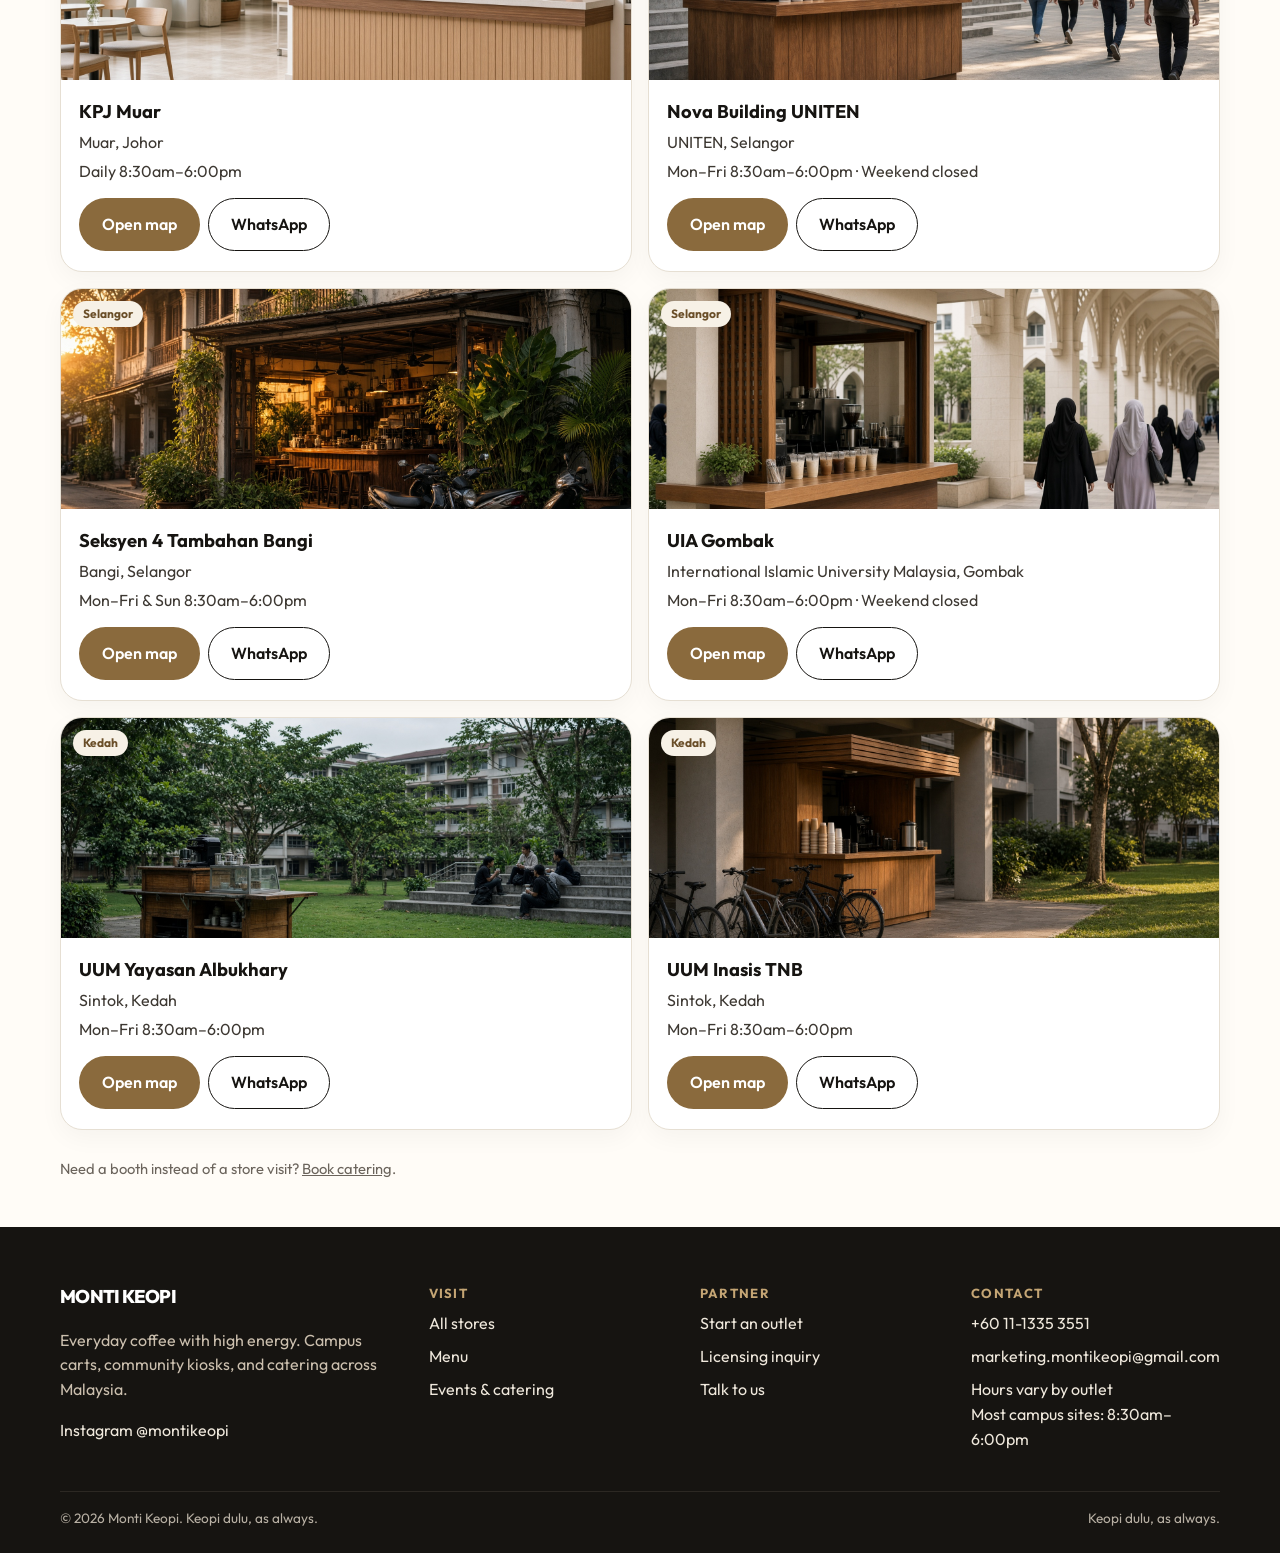
<file: stores.html>
<!DOCTYPE html>
<html lang="en">
<head>
  <meta charset="UTF-8">
  <meta name="viewport" content="width=device-width, initial-scale=1">
  <title>Stores & hours | Monti Keopi</title>
  <meta name="description" content="Find a Monti Keopi outlet in Selangor, Kuala Lumpur, Johor or Kedah. Hours, maps and WhatsApp for each store.">
  <link rel="preconnect" href="https://fonts.googleapis.com">
  <link rel="preconnect" href="https://fonts.gstatic.com" crossorigin>
  <link href="https://fonts.googleapis.com/css2?family=Fraunces:opsz,wght@9..144,600;9..144,700&family=Outfit:wght@400;500;600;700;800&display=swap" rel="stylesheet">
  <link rel="icon" href="favicon.svg" type="image/svg+xml">
  <link rel="stylesheet" href="css/styles.css">
</head>
<body>
  <a class="skip" href="#main">Skip to content</a>
  <header class="site-header" id="site-header"></header>
  <main id="main" class="wrap page-hero">
    <p class="crumbs"><a href="index.html">Home</a> / Stores</p>
    <p class="section-kicker">Find your energy</p>
    <h1>10 outlets, ready when you are</h1>
    <p class="lede">Campus, office and community sites. Hours below are typical operating windows — public holidays and exam weeks can shift them. Message the store before you travel far.</p>

    <div class="store-toolbar">
      <input id="store-search" type="search" placeholder="Search outlet or city" aria-label="Search stores">
      <select id="store-region" aria-label="Filter by region">
        <option value="all">All regions</option>
        <option value="selangor">Selangor</option>
        <option value="kl">Kuala Lumpur</option>
        <option value="johor">Johor</option>
        <option value="kedah">Kedah</option>
      </select>
    </div>

    <div class="store-grid">
      <article class="card store-card" data-store data-region="selangor">
        <span class="badge hq">Headquarters</span>
        <img src="images/outlets/bangi-hq.jpg" alt="Monti Keopi kiosk on a Bangi commercial street">
        <div class="body">
        <h3>Bandar Puteri Bangi</h3>
        <p>Bandar Puteri Bangi, Selangor</p>
        <p>Mon–Fri & Sun 8:30am–6:00pm · Saturday closed</p>
        <p>WhatsApp HQ: <a href="https://wa.me/601113353551">+60 11-1335 3551</a></p>
        <div class="store-actions">
          <a class="btn btn-primary" href="https://www.google.com/maps/search/?api=1&query=Monti+Keopi+Bandar+Puteri+Bangi" target="_blank" rel="noopener">Open map</a>
          <a class="btn btn-ghost" href="https://wa.me/601113353551?text=Hi%20Monti%20HQ%20Bangi">WhatsApp</a>
        </div>
        </div>
      </article>
      <article class="card store-card" data-store data-region="kl">
        <span class="badge">Kuala Lumpur</span>
        <img src="images/outlets/tnb.jpg" alt="Monti Keopi counter at TNB Dua Sentral">
        <div class="body">
        <h3>TNB Dua Sentral</h3>
        <p>Dua Sentral, Kuala Lumpur</p>
        <p>Weekdays 8:00am–6:00pm · Weekend hours vary</p>
        <div class="store-actions">
          <a class="btn btn-primary" href="https://www.google.com/maps/search/?api=1&query=Monti+Keopi+TNB+Dua+Sentral+Kuala+Lumpur" target="_blank" rel="noopener">Open map</a>
          <a class="btn btn-ghost" href="https://wa.me/601113353551?text=Hi%20Monti%20TNB%20Dua%20Sentral">WhatsApp</a>
        </div>
        </div>
      </article>
      <article class="card store-card" data-store data-region="selangor">
        <span class="badge">Selangor</span>
        <img src="images/outlets/bsn.jpg" alt="Monti Keopi kiosk in the Wisma BSN lobby">
        <div class="body">
        <h3>Wisma BSN Shah Alam</h3>
        <p>Shah Alam, Selangor</p>
        <p>Weekdays 8:00am–6:00pm</p>
        <div class="store-actions">
          <a class="btn btn-primary" href="https://www.google.com/maps/search/?api=1&query=Monti+Keopi+Wisma+BSN+Shah+Alam" target="_blank" rel="noopener">Open map</a>
          <a class="btn btn-ghost" href="https://wa.me/601113353551?text=Hi%20Monti%20Wisma%20BSN">WhatsApp</a>
        </div>
        </div>
      </article>
      <article class="card store-card" data-store data-region="selangor">
        <span class="badge">Selangor</span>
        <img src="images/outlets/tmrnd.jpg" alt="Monti Keopi cart at TM R and D Cyberjaya">
        <div class="body">
        <h3>TM R&amp;D Cyberjaya</h3>
        <p>Cyberjaya, Selangor</p>
        <p>Weekdays 8:00am–6:00pm</p>
        <div class="store-actions">
          <a class="btn btn-primary" href="https://www.google.com/maps/search/?api=1&query=Monti+Keopi+TM+R%26D+Cyberjaya" target="_blank" rel="noopener">Open map</a>
          <a class="btn btn-ghost" href="https://wa.me/601113353551?text=Hi%20Monti%20TM%20RnD">WhatsApp</a>
        </div>
        </div>
      </article>
      <article class="card store-card" data-store data-region="johor">
        <span class="badge">Johor</span>
        <img src="images/outlets/kpj.jpg" alt="Monti Keopi kiosk at KPJ Muar">
        <div class="body">
        <h3>KPJ Muar</h3>
        <p>Muar, Johor</p>
        <p>Daily 8:30am–6:00pm</p>
        <div class="store-actions">
          <a class="btn btn-primary" href="https://www.google.com/maps/search/?api=1&query=Monti+Keopi+KPJ+Muar" target="_blank" rel="noopener">Open map</a>
          <a class="btn btn-ghost" href="https://wa.me/601113353551?text=Hi%20Monti%20KPJ%20Muar">WhatsApp</a>
        </div>
        </div>
      </article>
      <article class="card store-card" data-store data-region="selangor">
        <span class="badge">Selangor</span>
        <img src="images/outlets/uniten.jpg" alt="Monti Keopi kiosk at UNITEN Nova Building">
        <div class="body">
        <h3>Nova Building UNITEN</h3>
        <p>UNITEN, Selangor</p>
        <p>Mon–Fri 8:30am–6:00pm · Weekend closed</p>
        <div class="store-actions">
          <a class="btn btn-primary" href="https://www.google.com/maps/search/?api=1&query=Monti+Keopi+UNITEN+Nova+Building" target="_blank" rel="noopener">Open map</a>
          <a class="btn btn-ghost" href="https://wa.me/601113353551?text=Hi%20Monti%20UNITEN">WhatsApp</a>
        </div>
        </div>
      </article>
      <article class="card store-card" data-store data-region="selangor">
        <span class="badge">Selangor</span>
        <img src="images/outlets/seksyen4.jpg" alt="Monti Keopi shopfront in Seksyen 4 Bangi">
        <div class="body">
        <h3>Seksyen 4 Tambahan Bangi</h3>
        <p>Bangi, Selangor</p>
        <p>Mon–Fri & Sun 8:30am–6:00pm</p>
        <div class="store-actions">
          <a class="btn btn-primary" href="https://www.google.com/maps/search/?api=1&query=Monti+Keopi+Seksyen+4+Tambahan+Bangi" target="_blank" rel="noopener">Open map</a>
          <a class="btn btn-ghost" href="https://wa.me/601113353551?text=Hi%20Monti%20Seksyen%204%20Bangi">WhatsApp</a>
        </div>
        </div>
      </article>
      <article class="card store-card" data-store data-region="selangor">
        <span class="badge">Selangor</span>
        <img src="images/outlets/uia.jpg" alt="Monti Keopi kiosk at UIA Gombak">
        <div class="body">
        <h3>UIA Gombak</h3>
        <p>International Islamic University Malaysia, Gombak</p>
        <p>Mon–Fri 8:30am–6:00pm · Weekend closed</p>
        <div class="store-actions">
          <a class="btn btn-primary" href="https://www.google.com/maps/search/?api=1&query=Monti+Keopi+UIA+Gombak" target="_blank" rel="noopener">Open map</a>
          <a class="btn btn-ghost" href="https://wa.me/601113353551?text=Hi%20Monti%20UIA%20Gombak">WhatsApp</a>
        </div>
        </div>
      </article>
      <article class="card store-card" data-store data-region="kedah">
        <span class="badge">Kedah</span>
        <img src="images/outlets/uum-albu.jpg" alt="Monti Keopi cart at UUM Yayasan Albukhary">
        <div class="body">
        <h3>UUM Yayasan Albukhary</h3>
        <p>Sintok, Kedah</p>
        <p>Mon–Fri 8:30am–6:00pm</p>
        <div class="store-actions">
          <a class="btn btn-primary" href="https://www.google.com/maps/search/?api=1&query=Monti+Keopi+UUM+Yayasan+Albukhary+Sintok" target="_blank" rel="noopener">Open map</a>
          <a class="btn btn-ghost" href="https://wa.me/601113353551?text=Hi%20Monti%20UUM%20Albukhary">WhatsApp</a>
        </div>
        </div>
      </article>
      <article class="card store-card" data-store data-region="kedah">
        <span class="badge">Kedah</span>
        <img src="images/outlets/uum-tnb.jpg" alt="Monti Keopi kiosk at UUM Inasis TNB">
        <div class="body">
        <h3>UUM Inasis TNB</h3>
        <p>Sintok, Kedah</p>
        <p>Mon–Fri 8:30am–6:00pm</p>
        <div class="store-actions">
          <a class="btn btn-primary" href="https://www.google.com/maps/search/?api=1&query=Monti+Keopi+UUM+Inasis+TNB+Sintok" target="_blank" rel="noopener">Open map</a>
          <a class="btn btn-ghost" href="https://wa.me/601113353551?text=Hi%20Monti%20UUM%20Inasis%20TNB">WhatsApp</a>
        </div>
        </div>
      </article>
    </div>
    <p class="menu-note">Need a booth instead of a store visit? <a href="catering.html">Book catering</a>.</p>
  </main>
  <footer class="site-footer" id="site-footer"></footer>
  <a class="wa-float" href="https://wa.me/601113353551" aria-label="Chat on WhatsApp"><svg viewBox="0 0 24 24" aria-hidden="true"><path d="M20.5 3.5A11 11 0 0 0 2.1 16.7L1 23l6.5-1.1A11 11 0 0 0 21 12a11 11 0 0 0-.5-8.5zM12 20.2a9.2 9.2 0 0 1-4.7-1.3l-.3-.2-3.8.7.7-3.7-.2-.3A9.2 9.2 0 1 1 12 20.2zm5.3-6.9c-.3-.1-1.7-.8-2-.9s-.5-.1-.7.1-.8.9-1 1.1-.4.2-.7.1a7.5 7.5 0 0 1-2.2-1.4 8.3 8.3 0 0 1-1.5-1.9c-.2-.3 0-.4.1-.6l.5-.6c.1-.2.2-.3.3-.5s0-.4 0-.5-.7-1.7-1-2.3-.5-.5-.7-.5h-.6c-.2 0-.5.1-.8.4s-1 1-1 2.4 1.1 2.8 1.2 3 .2.4 2.1 3.3 2.5 1.6 3 1.8 1.2.1 1.6.1.9-.2 1.1-.5.8-.9 1-1.2.2-.5.1-.6-.3-.2-.6-.3z"/></svg></a>
  <script src="js/main.js"></script>
</body>
</html>
</file>
<file: css/styles.css>
:root {
  --ink: #161411;
  --ink-soft: #3d3832;
  --muted: #6b645c;
  --khaki: #8a6a3d;
  --khaki-deep: #6a4e28;
  --sand: #c4a574;
  --sand-soft: #e8d8b8;
  --cream: #f7f1e6;
  --mist: #f3f0ea;
  --paper: #fffcf7;
  --line: #e6dfd3;
  --ok: #2f6f4e;
  --danger: #9b2c2c;
  --shadow: 0 18px 50px rgba(22, 20, 17, 0.08);
  --radius: 22px;
  --header-h: 76px;
  --font: "Outfit", "Montserrat", system-ui, sans-serif;
  --display: "Fraunces", "Times New Roman", serif;
}

*, *::before, *::after { box-sizing: border-box; }
html { scroll-behavior: smooth; }
body {
  margin: 0;
  font-family: var(--font);
  color: var(--ink);
  background: var(--paper);
  line-height: 1.55;
  min-height: 100vh;
}
img { max-width: 100%; display: block; }
a { color: inherit; }
button, input, select, textarea { font: inherit; }
.skip {
  position: absolute; left: -999px; top: 0;
  background: var(--ink); color: #fff; padding: 8px 12px; z-index: 100;
}
.skip:focus { left: 12px; top: 12px; }

.wrap { width: min(1160px, calc(100% - 40px)); margin-inline: auto; }
.wrap-wide { width: min(1240px, calc(100% - 40px)); margin-inline: auto; }

/* Header */
.site-header {
  position: sticky; top: 0; z-index: 50;
  background: rgba(255, 252, 247, 0.92);
  backdrop-filter: blur(16px);
  border-bottom: 1px solid var(--line);
}
.nav {
  height: var(--header-h);
  display: flex; align-items: center; justify-content: space-between; gap: 16px;
}
.logo {
  font-weight: 800; letter-spacing: -0.04em; text-transform: uppercase;
  font-size: 1.15rem; text-decoration: none; color: var(--ink);
}
.nav-links { display: flex; align-items: center; gap: 28px; }
.nav-links a {
  text-decoration: none; font-size: 0.92rem; font-weight: 500; color: var(--ink-soft);
}
.nav-links a:hover, .nav-links a[aria-current="page"] { color: var(--khaki-deep); }
.nav-cta {
  display: inline-flex; align-items: center; gap: 8px;
  background: var(--ink); color: #fff !important; text-decoration: none;
  padding: 10px 16px; border-radius: 999px; font-weight: 600; font-size: 0.88rem;
}
.nav-cta:hover { background: var(--khaki-deep); color: #fff !important; }
.menu-toggle {
  display: none; width: 44px; height: 44px; border-radius: 50%;
  border: 1px solid var(--line); background: #fff; cursor: pointer;
}
.menu-toggle span, .menu-toggle span::before, .menu-toggle span::after {
  display: block; width: 16px; height: 2px; background: var(--ink); position: relative;
}
.menu-toggle span::before, .menu-toggle span::after {
  content: ""; position: absolute; left: 0;
}
.menu-toggle span::before { top: -5px; }
.menu-toggle span::after { top: 5px; }

.mobile-panel {
  display: none; border-top: 1px solid var(--line); padding: 8px 0 20px;
  background: var(--paper);
}
.mobile-panel.open { display: block; }
.mobile-panel a {
  display: block; padding: 12px 4px; text-decoration: none; font-weight: 600;
}

/* Buttons */
.btn {
  display: inline-flex; align-items: center; justify-content: center; gap: 8px;
  border-radius: 999px; padding: 13px 22px; font-weight: 600; text-decoration: none;
  border: 1.5px solid transparent; cursor: pointer; transition: .2s ease;
}
.btn-primary { background: var(--khaki); color: #fff; }
.btn-primary:hover { background: var(--khaki-deep); }
.btn-dark { background: var(--ink); color: #fff; }
.btn-dark:hover { background: #000; }
.btn-ghost { background: transparent; border-color: var(--ink); color: var(--ink); }
.btn-ghost:hover { background: var(--ink); color: #fff; }
.btn-whatsapp { background: #128C7E; color: #fff; }
.btn-whatsapp:hover { background: #0e6e63; }

/* Hero */
.hero {
  display: grid; grid-template-columns: 1.05fr 0.95fr; gap: 48px;
  align-items: center; padding: 56px 0 36px;
}
.eyebrow {
  display: inline-flex; align-items: center; gap: 8px;
  background: var(--cream); color: var(--khaki-deep);
  font-size: 0.78rem; font-weight: 700; letter-spacing: .08em;
  text-transform: uppercase; padding: 6px 12px; border-radius: 999px;
}
h1, .display {
  font-family: var(--display); font-weight: 700; letter-spacing: -0.03em;
  line-height: 1.05; margin: 14px 0 16px;
}
h1 { font-size: clamp(2.6rem, 6vw, 5rem); }
h1 .accent { color: var(--khaki); }
.lede { font-size: 1.12rem; color: var(--ink-soft); max-width: 38ch; }
.hero-actions { display: flex; flex-wrap: wrap; gap: 12px; margin-top: 26px; }
.hero-meta { display: flex; gap: 22px; margin-top: 28px; color: var(--muted); font-size: 0.9rem; }
.hero-visual { position: relative; }
.hero-visual img {
  width: 100%; height: min(520px, 62vw); object-fit: cover;
  border-radius: 28px; box-shadow: var(--shadow);
}
.float-card {
  position: absolute; left: -18px; bottom: 22px;
  background: #fff; border-radius: 16px; padding: 14px 16px;
  box-shadow: var(--shadow); max-width: 230px;
}
.float-card b { display: block; }

/* Sections */
section { padding: 72px 0; }
.section-kicker { color: var(--khaki); font-weight: 700; letter-spacing: .12em; font-size: .76rem; text-transform: uppercase; }
h2 { font-family: var(--display); font-size: clamp(1.8rem, 3.5vw, 2.8rem); margin: 8px 0 14px; letter-spacing: -0.03em; }
h3 { margin: 0 0 8px; font-size: 1.15rem; }
.muted { color: var(--muted); }
.center { text-align: center; }
.grid-2 { display: grid; grid-template-columns: 1fr 1fr; gap: 40px; align-items: center; }
.grid-3 { display: grid; grid-template-columns: repeat(3, 1fr); gap: 20px; }
.card {
  background: #fff; border: 1px solid var(--line); border-radius: var(--radius);
  padding: 22px; box-shadow: 0 8px 24px rgba(22,20,17,.04);
}
.story-img { width: 100%; height: 520px; object-fit: cover; border-radius: 28px; }
.quote { font-family: var(--display); font-style: italic; color: var(--khaki); font-size: 1.35rem; }

/* Menu */
.filters { display: flex; flex-wrap: wrap; gap: 8px; margin: 24px 0 28px; }
.chip {
  border: 1px solid var(--line); background: #fff; border-radius: 999px;
  padding: 8px 14px; cursor: pointer; font-weight: 600; color: var(--ink-soft);
}
.chip.active, .chip:hover { background: var(--ink); color: #fff; border-color: var(--ink); }
.menu-grid { display: grid; grid-template-columns: repeat(3, 1fr); gap: 18px; }
.menu-card { overflow: hidden; padding: 0; display: flex; flex-direction: column; }
.menu-card img { height: 180px; width: 100%; object-fit: cover; }
.menu-card .body { padding: 16px 16px 18px; display: flex; flex-direction: column; gap: 6px; flex: 1; }
.menu-card .row { display: flex; justify-content: space-between; gap: 12px; align-items: start; }
.price { font-weight: 800; white-space: nowrap; color: var(--khaki-deep); }
.tag { font-size: .72rem; font-weight: 700; color: var(--khaki-deep); text-transform: uppercase; letter-spacing: .06em; }
.menu-note { margin-top: 28px; color: var(--muted); font-size: .92rem; }

/* Stores */
.store-toolbar { display: flex; flex-wrap: wrap; gap: 10px; margin: 22px 0 26px; }
.store-toolbar input, .store-toolbar select {
  border: 1px solid var(--line); border-radius: 12px; padding: 12px 14px; background: #fff; min-width: 220px;
}
.store-grid { display: grid; grid-template-columns: repeat(2, 1fr); gap: 16px; }
.store-card { position: relative; overflow: hidden; padding: 0; display: flex; flex-direction: column; }
.store-card img { width: 100%; height: 220px; object-fit: cover; display: block; }
.store-card .badge { position: absolute; top: 12px; left: 12px; z-index: 1; }
.store-card .body { padding: 18px 18px 20px; }
.store-card h3 { margin-bottom: 4px; }
.store-card p { margin: 4px 0; color: var(--ink-soft); }
.store-actions { display: flex; flex-wrap: wrap; gap: 8px; margin-top: 14px; }
.badge {
  display: inline-flex; align-items: center; border-radius: 999px; padding: 4px 10px;
  font-size: .75rem; font-weight: 700; background: var(--cream); color: var(--khaki-deep);
}
.badge.hq { background: var(--ink); color: #fff; }

/* Forms */
form { display: grid; gap: 14px; }
label { font-weight: 600; font-size: .92rem; }
.field { display: grid; gap: 6px; }
input, select, textarea {
  width: 100%; border: 1px solid var(--line); border-radius: 12px;
  padding: 12px 14px; background: #fff; color: var(--ink);
}
textarea { min-height: 120px; resize: vertical; }
.form-row { display: grid; grid-template-columns: 1fr 1fr; gap: 12px; }
.help { color: var(--muted); font-size: .85rem; }
.success {
  display: none; background: #e9f6ee; border: 1px solid #b7e0c4; color: var(--ok);
  padding: 16px; border-radius: 16px;
}
.success.show { display: block; }

/* Pricing */
.price-table { width: 100%; border-collapse: collapse; background: #fff; border-radius: 20px; overflow: hidden; }
.price-table th, .price-table td { padding: 16px 18px; text-align: left; border-bottom: 1px solid var(--line); }
.price-table tr:last-child td { border-bottom: 0; font-weight: 800; background: var(--cream); }

/* Footer */
.site-footer { background: var(--ink); color: #efe8dc; padding: 56px 0 24px; margin-top: 20px; }
.footer-grid { display: grid; grid-template-columns: 1.4fr 1fr 1fr 1fr; gap: 28px; }
.site-footer a { color: #efe8dc; text-decoration: none; }
.site-footer a:hover { color: var(--sand); }
.site-footer h3 { font-size: .82rem; letter-spacing: .1em; text-transform: uppercase; color: var(--sand); }
.site-footer ul { list-style: none; padding: 0; margin: 0; display: grid; gap: 8px; }
.legal { border-top: 1px solid #2c2823; margin-top: 32px; padding-top: 16px; color: #b8b0a4; font-size: .85rem; display: flex; justify-content: space-between; gap: 12px; flex-wrap: wrap; }

.wa-float {
  position: fixed; right: 18px; bottom: 18px; z-index: 40;
  background: #128C7E; color: #fff; text-decoration: none;
  width: 56px; height: 56px; border-radius: 50%;
  display: grid; place-items: center; box-shadow: var(--shadow);
}
.wa-float:hover { background: #0e6e63; }
.wa-float svg { width: 26px; height: 26px; fill: currentColor; }

.page-hero { padding: 48px 0 12px; }
.crumbs { color: var(--muted); font-size: .88rem; margin-bottom: 10px; }
.crumbs a { text-decoration: none; }

.check-list { list-style: none; padding: 0; display: grid; gap: 10px; }
.check-list li { display: flex; gap: 10px; align-items: start; }
.check-list li::before { content: "✓"; color: var(--khaki-deep); font-weight: 800; }

.cta-band {
  background: var(--ink); color: #fff; border-radius: 28px; padding: 42px;
  display: flex; justify-content: space-between; align-items: center; gap: 20px;
}
.cta-band h2 { color: #fff; margin: 0 0 8px; }
.cta-band p { color: #d9d0c3; margin: 0; }

.split-cards { display: grid; grid-template-columns: 1fr 1fr; gap: 16px; }
.split-cards a { text-decoration: none; min-height: 180px; display: flex; flex-direction: column; justify-content: space-between; }
.split-cards .dark { background: var(--ink); color: #fff; border-color: var(--ink); }

@media (max-width: 900px) {
  .hero, .grid-2, .grid-3, .menu-grid, .store-grid, .footer-grid, .form-row, .split-cards, .cta-band {
    grid-template-columns: 1fr;
  }
  .nav-links, .nav-cta { display: none; }
  .menu-toggle { display: inline-flex; align-items: center; justify-content: center; }
  .hero { padding-top: 28px; }
  .story-img, .hero-visual img { height: 320px; }
  .float-card { left: 12px; right: 12px; max-width: none; }
  .cta-band { align-items: flex-start; flex-direction: column; }
}

@media (prefers-reduced-motion: reduce) {
  html { scroll-behavior: auto; }
  * { transition: none !important; }
}
</file>
